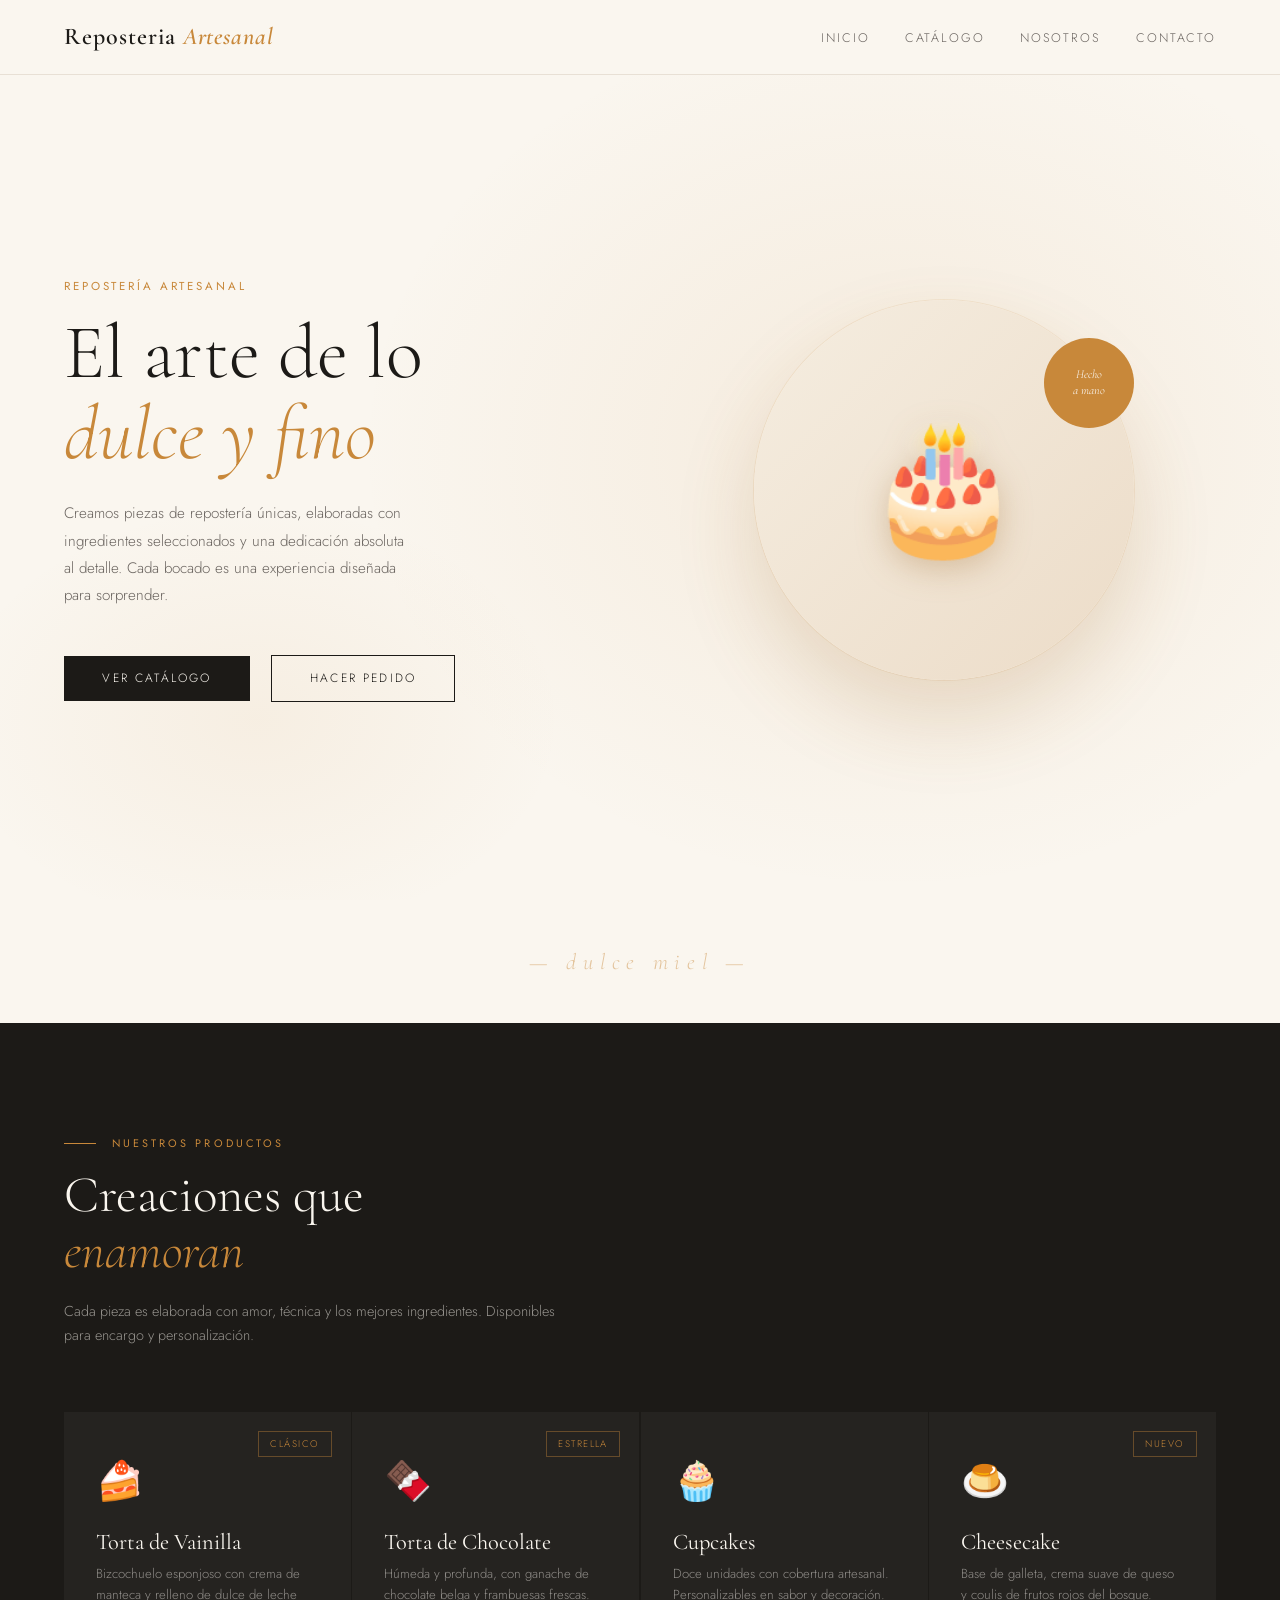
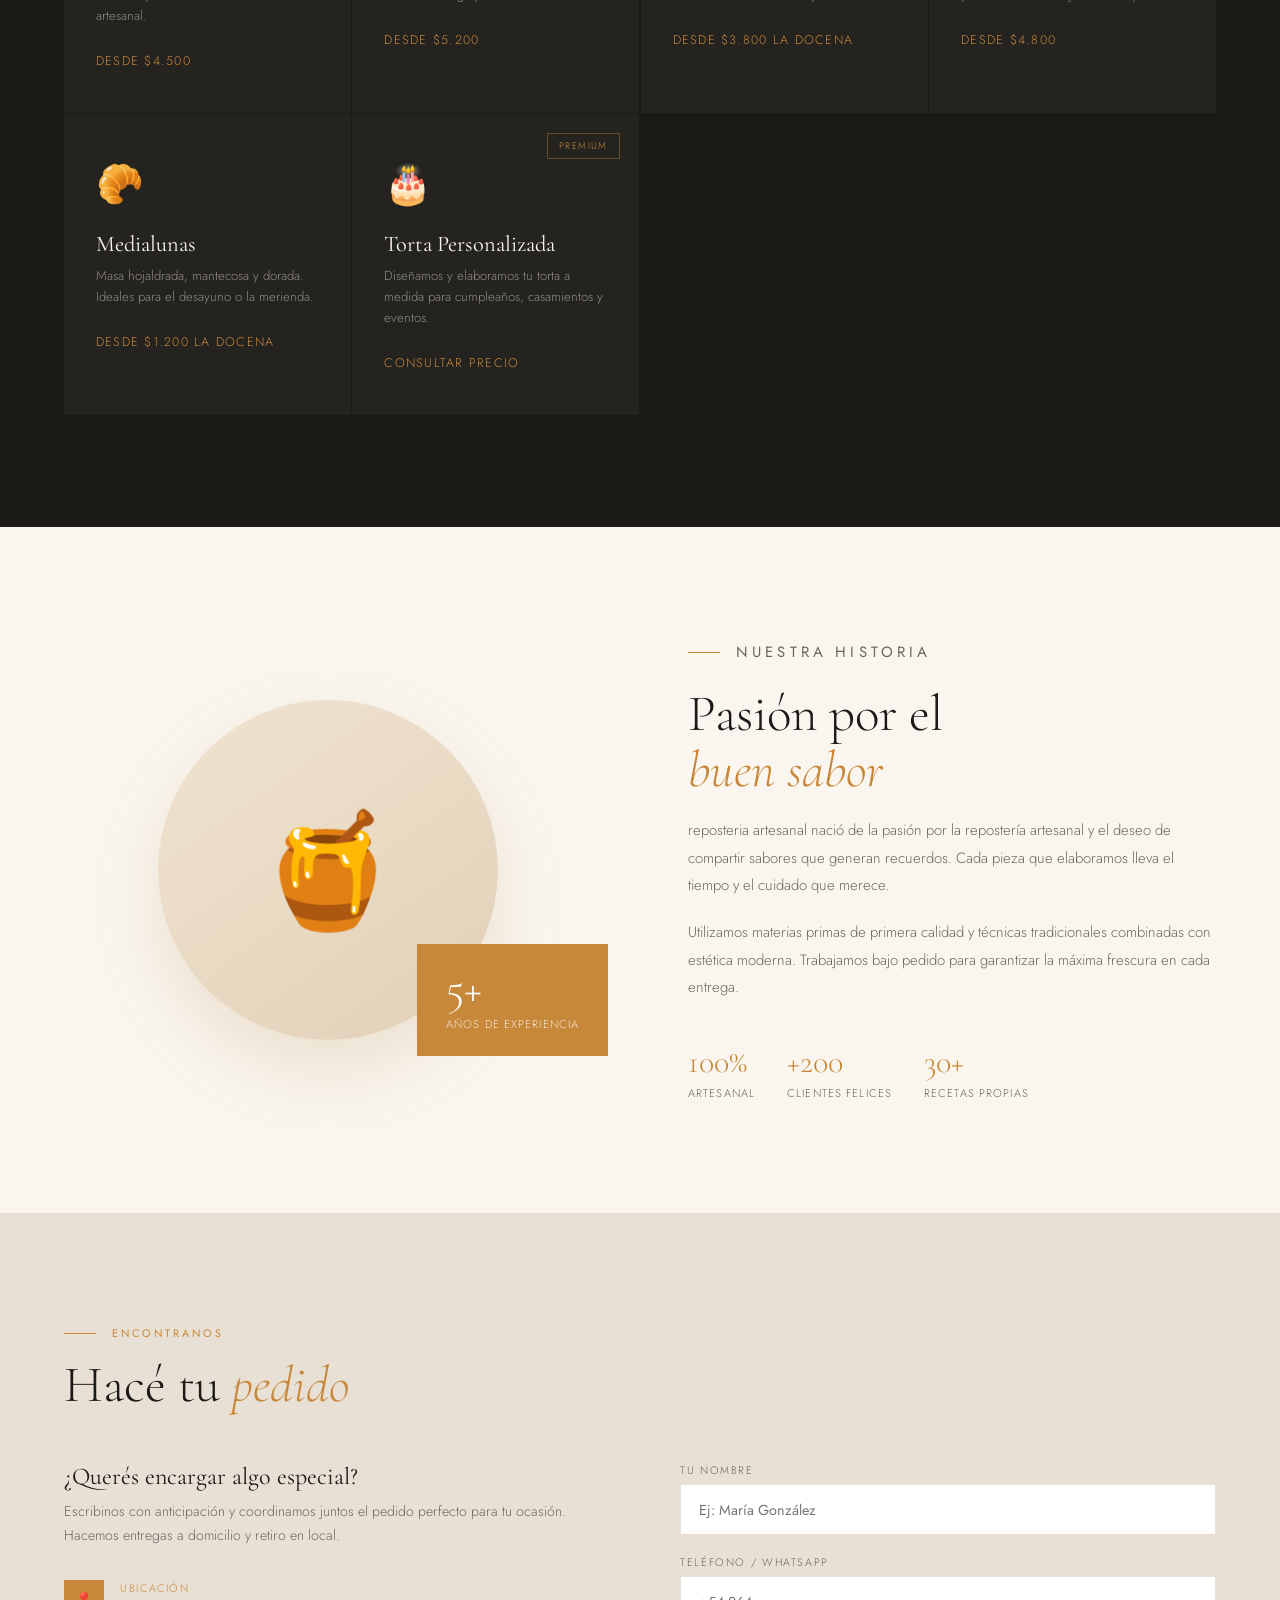
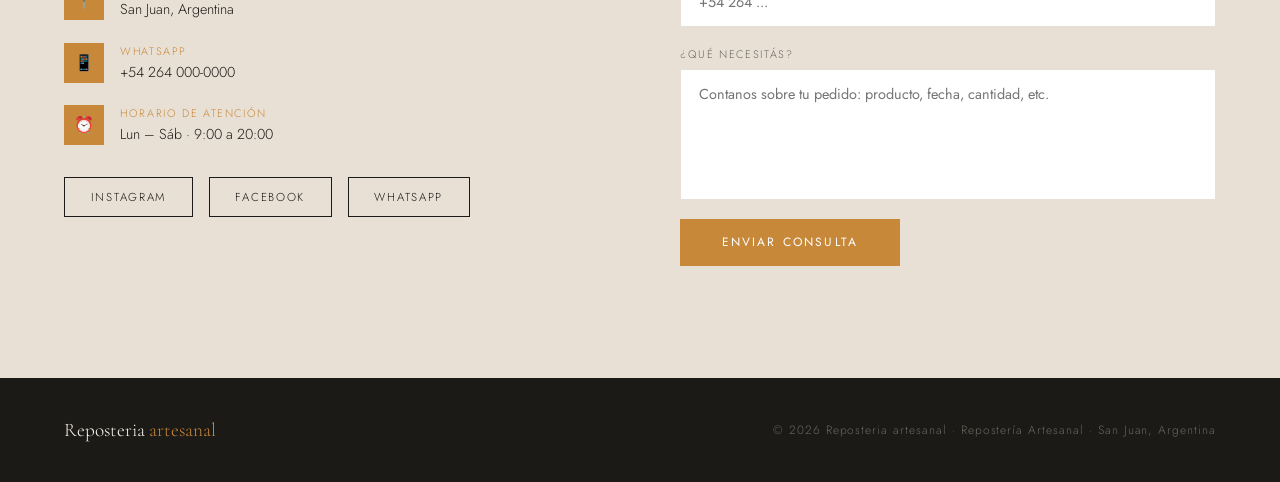
<file: practicas/pasteleria/index.html>
<!DOCTYPE html>
<html lang="es">
<head>
<meta charset="UTF-8" />
<meta name="viewport" content="width=device-width, initial-scale=1.0"/>
<title>Repostería artesanal</title>
<link href="https://fonts.googleapis.com/css2?family=Cormorant+Garamond:ital,wght@0,300;0,400;0,600;1,300;1,400&family=Jost:wght@200;300;400;500&display=swap" rel="stylesheet"/>
<link rel="stylesheet" href="style.css">
</head>
<body>

<!-- NAV -->
<nav>
    <a href="#inicio" class="nav-logo">Reposteria<span> Artesanal</span></a>
    <ul class="nav-links">
        <li><a href="#inicio">Inicio</a></li>
        <li><a href="#catalogo">Catálogo</a></li>
        <li><a href="#nosotros">Nosotros</a></li>
        <li><a href="#contacto">Contacto</a></li>
    </ul>
</nav>

<!-- HERO -->
<section id="inicio">
    <div class="hero-text">
        <p class="hero-eyebrow">Repostería Artesanal</p>
        <h1 class="hero-title">
        El arte de lo<br><em>dulce y fino</em>
        </h1>
        <p class="hero-sub">
        Creamos piezas de repostería únicas, elaboradas con ingredientes
        seleccionados y una dedicación absoluta al detalle. Cada bocado
        es una experiencia diseñada para sorprender.
        </p>
        <a href="#catalogo" class="btn">Ver catálogo</a>
        <a href="#contacto" class="btn btn-outline">Hacer pedido</a>
    </div>
    <div class="hero-visual">
        <div class="hero-cake">
            <span class="hero-cake-inner">🎂</span>
        <div class="hero-badge">Hecho<br>a mano</div>
    </div>
    </div>
</section>

<div class="divider">— dulce miel —</div>

<!-- CATÁLOGO -->
<section id="catalogo">
    <div class="catalog-header">
        <p class="section-label">Nuestros productos</p>
        <h2 class="section-title">Creaciones que<br><em>enamoran</em></h2>
        <p class="catalog-sub">Cada pieza es elaborada con amor, técnica y los mejores ingredientes. Disponibles para encargo y personalización.</p>
    </div>
    <div class="catalog-grid">
        <div class="card">
            <span class="card-tag">Clásico</span>
            <span class="card-emoji">🍰</span>
        <div class="card-name">Torta de Vainilla</div>
        <p class="card-desc">Bizcochuelo esponjoso con crema de manteca y relleno de dulce de leche artesanal.</p>
        <span class="card-price">Desde $4.500</span>
    </div>
    <div class="card">
        <span class="card-tag">Estrella</span>
        <span class="card-emoji">🍫</span>
        <div class="card-name">Torta de Chocolate</div>
        <p class="card-desc">Húmeda y profunda, con ganache de chocolate belga y frambuesas frescas.</p>
        <span class="card-price">Desde $5.200</span>
    </div>
    <div class="card">
        <span class="card-emoji">🧁</span>
        <div class="card-name">Cupcakes</div>
        <p class="card-desc">Doce unidades con cobertura artesanal. Personalizables en sabor y decoración.</p>
        <span class="card-price">Desde $3.800 la docena</span>
    </div>
    <div class="card">
        <span class="card-tag">Nuevo</span>
        <span class="card-emoji">🍮</span>
        <div class="card-name">Cheesecake</div>
        <p class="card-desc">Base de galleta, crema suave de queso y coulis de frutos rojos del bosque.</p>
        <span class="card-price">Desde $4.800</span>
    </div>
    <div class="card">
        <span class="card-emoji">🥐</span>
        <div class="card-name">Medialunas</div>
        <p class="card-desc">Masa hojaldrada, mantecosa y dorada. Ideales para el desayuno o la merienda.</p>
        <span class="card-price">Desde $1.200 la docena</span>
    </div>
    <div class="card">
        <span class="card-tag">Premium</span>
        <span class="card-emoji">🎂</span>
        <div class="card-name">Torta Personalizada</div>
        <p class="card-desc">Diseñamos y elaboramos tu torta a medida para cumpleaños, casamientos y eventos.</p>
        <span class="card-price">Consultar precio</span>
    </div>
    </div>
</section>

<!-- NOSOTROS -->
<section id="nosotros">
    <div class="about-visual">
    <div class="about-circle">🍯</div>
    <div class="about-stat-card">
        <span class="stat-num">5+</span>
        <span class="stat-label">años de experiencia</span>
    </div>
    </div>
    <div class="about-text">
        <p class="section-label">Nuestra historia</p>
        <h2 class="section-title">Pasión por el<br><em>buen sabor</em></h2>
        <p>
            reposteria artesanal nació de la pasión por la repostería artesanal y el deseo de compartir 
            sabores que generan recuerdos. Cada pieza que elaboramos lleva el tiempo y el cuidado que merece.
        </p>
        <p>
            Utilizamos materias primas de primera calidad y técnicas tradicionales combinadas
        con estética moderna. Trabajamos bajo pedido para garantizar la máxima frescura
        en cada entrega.
        </p>
    <div class="about-values">
        <div class="val-item">
            <span class="val-num">100%</span>
            <span class="val-label">Artesanal</span>
        </div>
        <div class="val-item">
            <span class="val-num">+200</span>
            <span class="val-label">Clientes felices</span>
        </div>
        <div class="val-item">
            <span class="val-num">30+</span>
            <span class="val-label">Recetas propias</span>
        </div>
        </div>
    </div>
</section>

<!-- CONTACTO -->
<section id="contacto">
    <p class="section-label">Encontranos</p>
    <h2 class="section-title">Hacé tu <em>pedido</em></h2>
    <div class="contact-grid">
    <div class="contact-info">
        <h3>¿Querés encargar algo especial?</h3>
        <p>Escribinos con anticipación y coordinamos juntos el pedido perfecto para tu ocasión. Hacemos entregas a domicilio y retiro en local.</p>
        <div class="contact-item">
        <div class="contact-icon">📍</div>
        <div class="contact-detail">
            <span>Ubicación</span>
            <span>San Juan, Argentina</span>
        </div>
        </div>
        <div class="contact-item">
        <div class="contact-icon">📱</div>
        <div class="contact-detail">
            <span>WhatsApp</span>
            <span>+54 264 000-0000</span>
        </div>
        </div>
        <div class="contact-item">
        <div class="contact-icon">⏰</div>
        <div class="contact-detail">
            <span>Horario de atención</span>
            <span>Lun – Sáb · 9:00 a 20:00</span>
        </div>
        </div>
        <div class="social-links">
            <a href="#" class="social-btn instagram">Instagram</a>
            <a href="#" class="social-btn facebook">Facebook</a>
            <a href="#" class="social-btn whatsapp">WhatsApp</a>
        </div>
    </div>
    <div class="contact-form">
        <div class="form-group">
            <label for="nombre">Tu nombre</label>
            <input type="text" id="nombre" placeholder="Ej: María González"/>
        </div>
        <div class="form-group">
            <label for="telefono">Teléfono / WhatsApp</label>
            <input type="text" id="telefono" placeholder="+54 264 ..."/>
        </div>
        <div class="form-group">
            <label for="mensaje">¿Qué necesitás?</label>
            <textarea id="mensaje" rows="5" placeholder="Contanos sobre tu pedido: producto, fecha, cantidad, etc."></textarea>
        </div>
        <button class="btn-submit" onclick="enviarWhatsApp()">Enviar consulta</button>
        </div>
    </div>
</section>

<!-- FOOTER -->
<footer>
    <div class="footer-logo">Reposteria<span> artesanal </span></div>
    <p>© 2026 Reposteria artesanal · Repostería Artesanal · San Juan, Argentina</p>
</footer>

</body>
</html>
</file>
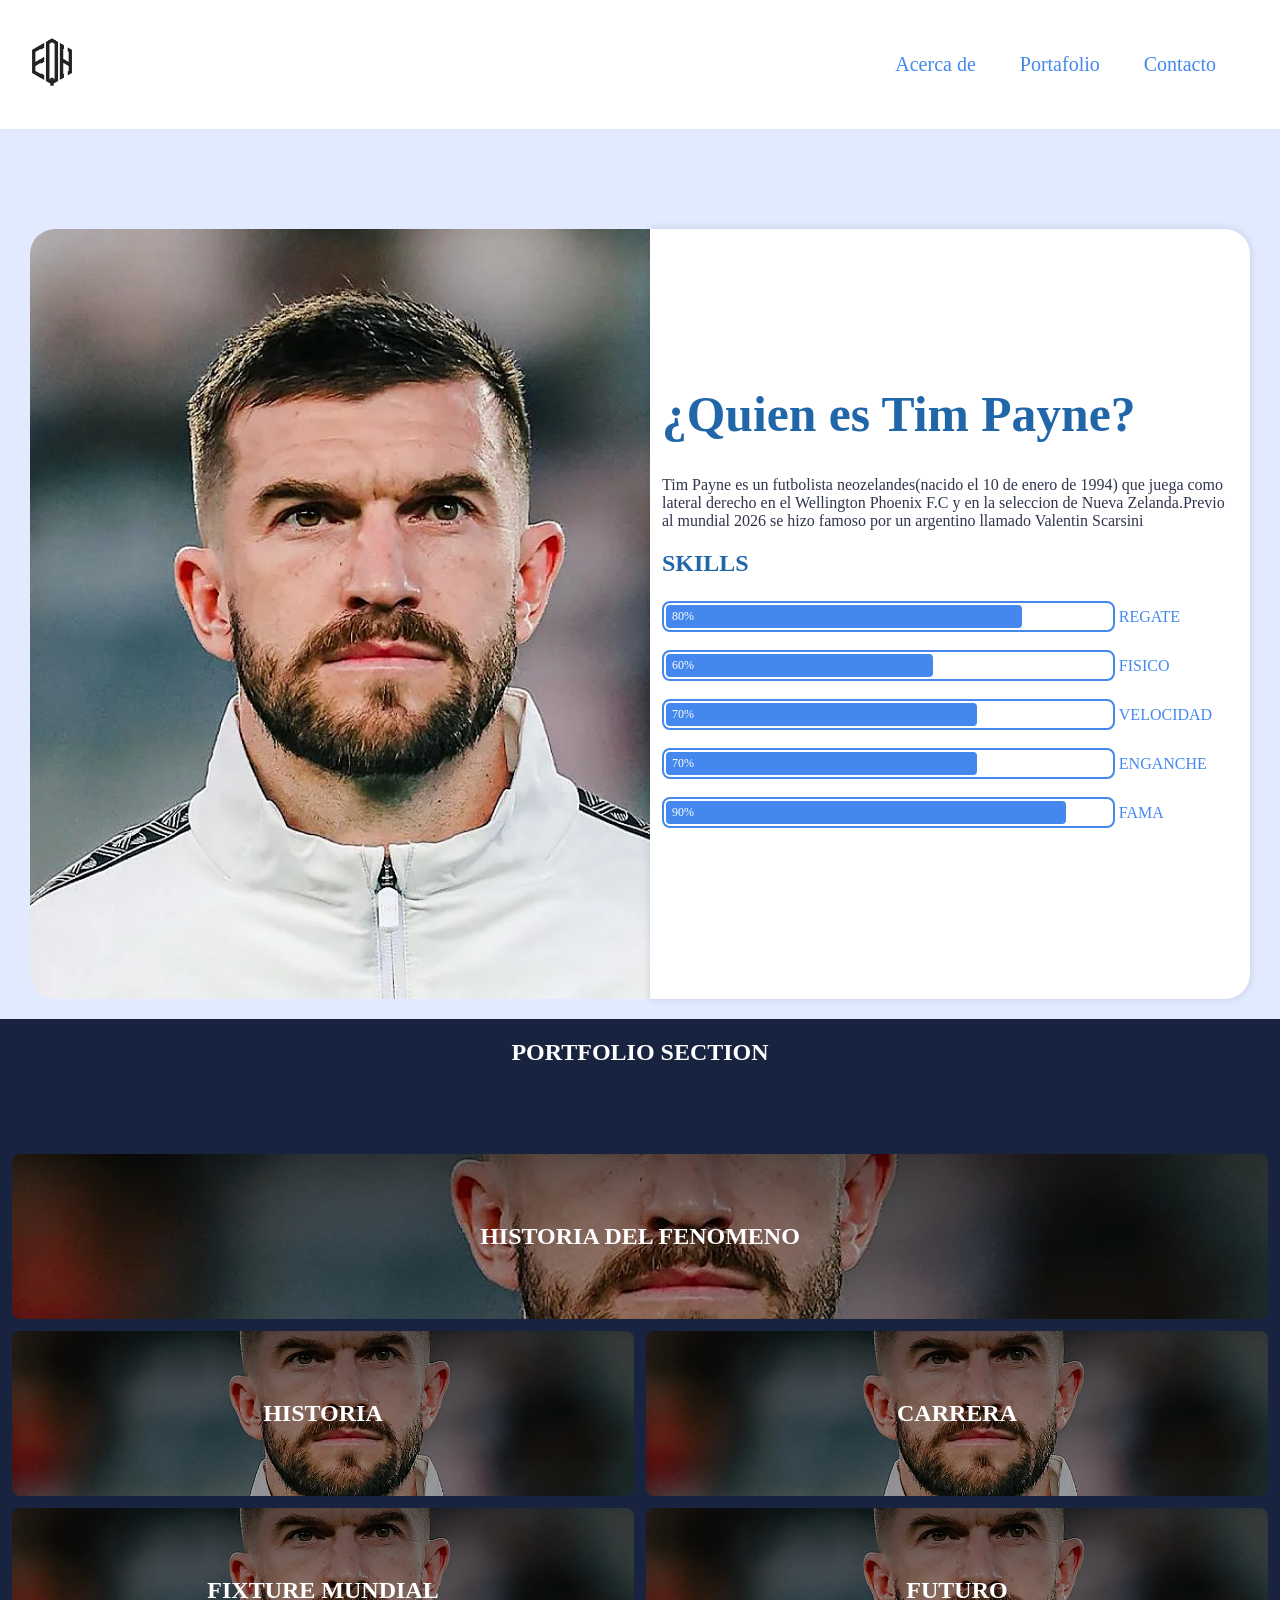
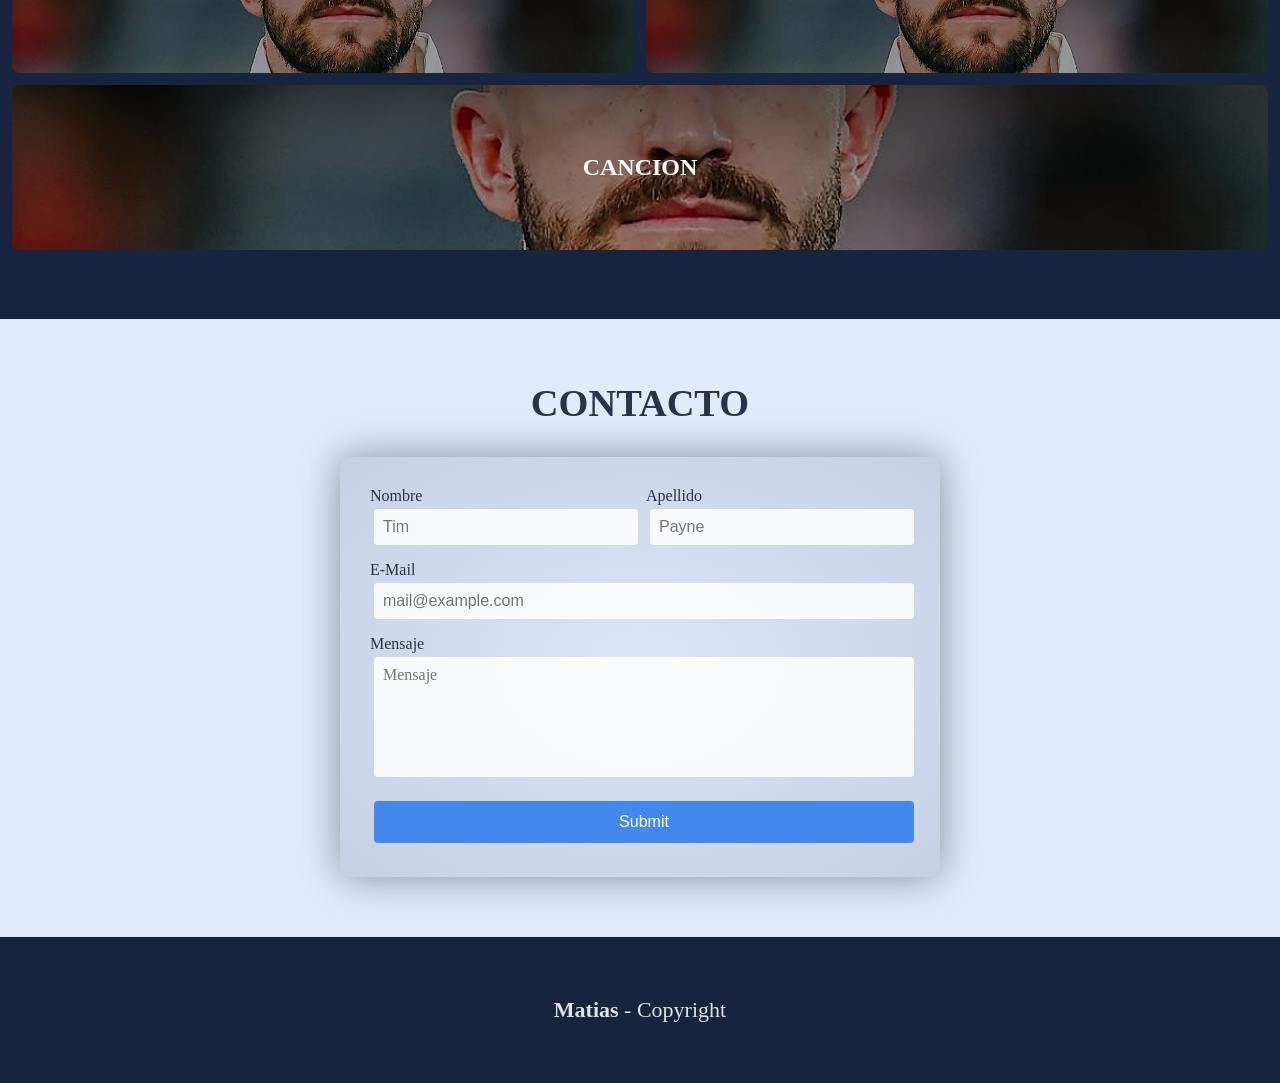
<file: practicas/tim/index.html>
<!DOCTYPE html>
<html lang="en">
<head>
    <meta charset="UTF-8">
    <meta name="viewport" content="width=device-width, initial-scale=1.0">
    <title>Tim Payne</title>
    <link rel="stylesheet" href="style.css">
    <link rel="icon" href="timpayne.webp">
<body>
    <header class="header">
        <input type="checkbox" class="header__checkbox" id="open-menu">
        <label for="open-menu" class="header__open-nav-button" role="button">=</label>
        <div class="header__logo-container">
            <img class="header__logo" src="logo.png">
        </div>
        <nav class="header__nav">
            <ul class="header__nav-list">
                <li class="header__nav-item"><a href="#profile">Acerca de</a></li>
                <li class="header__nav-item"><a href="#portfolio">Portafolio</a></li>
                <li class="header__nav-item"><a href="#contact">Contacto</a></li>
            </ul>
        </nav>
    </header>
    <main class="profile" id="profile">
        <div class="profile__wrapper">
            <div class="profile__img-container">
                <img src="timpayne.webp" class="profile__img">
            </div>
            <div class="profile__data-container">
                <div class="profile__data">
                    <div class="profile__description">
                        <h1>¿Quien es Tim Payne?</h1>
                        <p>Tim Payne es un futbolista neozelandes(nacido el 10 de enero de 1994) que juega como lateral derecho en el Wellington Phoenix F.C y en la seleccion de Nueva Zelanda.Previo al mundial 2026 se hizo famoso por un argentino llamado Valentin Scarsini
                        </p>
                    </div>
                    <div class="profile__skills-container">
                        <h2>SKILLS</h2>
                        <ul>
                            <li class="profile__skill">
                                <div class="load-bar">
                                    <div class="load-bar__bar bar--80">80%</div>
                                </div>
                                <span class="profile__skill-name">REGATE</span>
                            </li>
                            <li class="profile__skill">
                                <div class="load-bar">
                                    <div class="load-bar__bar bar--60">60%</div>
                                </div>
                                <span class="profile__skill-name">FISICO</span>
                            </li>
                            <li class="profile__skill">
                                <div class="load-bar">
                                    <div class="load-bar__bar bar--70">70%</div>
                                </div>
                                <span class="profile__skill-name">VELOCIDAD</span>
                            </li>
                            <li class="profile__skill">
                                <div class="load-bar">
                                    <div class="load-bar__bar bar--70">70%</div>
                                </div>
                                <span class="profile__skill-name">ENGANCHE</span>
                            </li>
                            <li class="profile__skill">
                                <div class="load-bar">
                                    <div class="load-bar__bar bar--90">90%</div>
                                </div>
                                <span class="profile__skill-name">FAMA</span>
                            </li>
                        </ul>
                    </div>
                </div>
            </div>
        </div>
    </main>
    <section class="portfolio" id="portfolio">
        <h2 class="porfolio__title">PORTFOLIO SECTION</h2>
        <div class="portfolio__project-container">
            <div class="portfolio__project">
                <h2 class="portfolio__project-name a">HISTORIA DEL FENOMENO</h2>
                <p>La vida del futbolista cambio poco antes del Mundial 2026. Pues el creador de contenido argentino Valentin Scarsini (@scarso) reviso a cada jugador de todas las selecciones del mundial y descubrio que Payne apenas contaba con 4700 seguidores, Scarso propuso a su comunidad apoyar al futbolista y hacerlo conocido, en menos de 72 horas, la comunidad inundo su cuenta de instagram con nuevos seguidores, lo que impulso su popularidad a nivel mundial, llegando hasta la fecha a mas de 5 millones de seguidores</p>
            </div>
            <div class="portfolio__project">
                <h2 class="portfolio__project-name">HISTORIA </h2>
                <p>De niño su familia queria que juegue rugby, pero el solo queria jugar la copa del mundo, con 15 años ya jugo un mundial sub17, lo ficha un club ingles Blackburn Rovers, teniendo lo necesario no llego a jugar y tuvo que volver a su pais, en pandemia lo multan por embriagarse y conducir carrito de golf junto a un amigo, en 2026 le llega la oportunidad de jugar el mundial siendo un desconocido, hasta que llega un creador de contenido que le cambia la vida y ahora todos estan apoyandolo en el mundial</p>
            </div>
            <div class="portfolio__project">
                <h2 class="portfolio__project-name">CARRERA</h2>
                <ul>
                    <li>Auckland city 2009-2010</li>
                    <li>Blackburn Rovers 2012-2015</li>
                    <li>Eastern Suburbs 2015-2019</li>
                    <li>Wellinghton Phoenix 2019-actualidad</li>
                </ul>
            </div>
            <div class="portfolio__project">
                <h2 class="portfolio__project-name">FIXTURE MUNDIAL</h2>
                <ul>
                    <li>Iran - Nueva Zelanda 15/6 10pm</li>
                    <li>Nueva Zelanda - Egipto 21/6 10pm</li>
                    <li>Nueva Zelanda - Belgica 27/6 12am</li>
                </ul>
            </div>
            <div class="portfolio__project">
                <h2 class="portfolio__project-name">FUTURO</h2>
                <p>el futuro de Tim Payne despues del mundial apunta al futbol argentino, luego de convertirse en un fenomeno viral antes del mundial, el defensor neozelandes esta en la mira de clubes como Deportivo Riestra</p>
            </div>
            <div class="portfolio__project">
                <h2 class="portfolio__project-name">CANCION</h2>
                <a href="https://youtu.be/5tOkAfcdgxo?si=7-FHrvd3jsYHqOrh"> cancion Tim Payne</a>
            </div>
        </div>
    </section>
    <section class="form" id="contact">
        <h2 class="form__title">CONTACTO</h2>
        <form class="form__form">
            <div class="form__input-container">
                <label>Nombre
                    <input type="text" placeholder="Tim">
                </label>
            </div>
            <div class="form__input-container">
                <label>Apellido
                    <input type="text" placeholder="Payne">
                </label>
            </div>
            <div class="form__input-container">
                <label>E-Mail
                    <input type="email" placeholder="mail@example.com">
                </label>
            </div>
            <div class="form__input-container">
                <label>Mensaje
                    <textarea placeholder="Mensaje"></textarea>
                </label>
            </div>
            <div class="form__input-container">
                <input type="submit">
            </div>
        </form>
    </section>
    <footer>
        <strong>Matias </strong>- Copyright
    </footer>
</body>
</html>
</file>
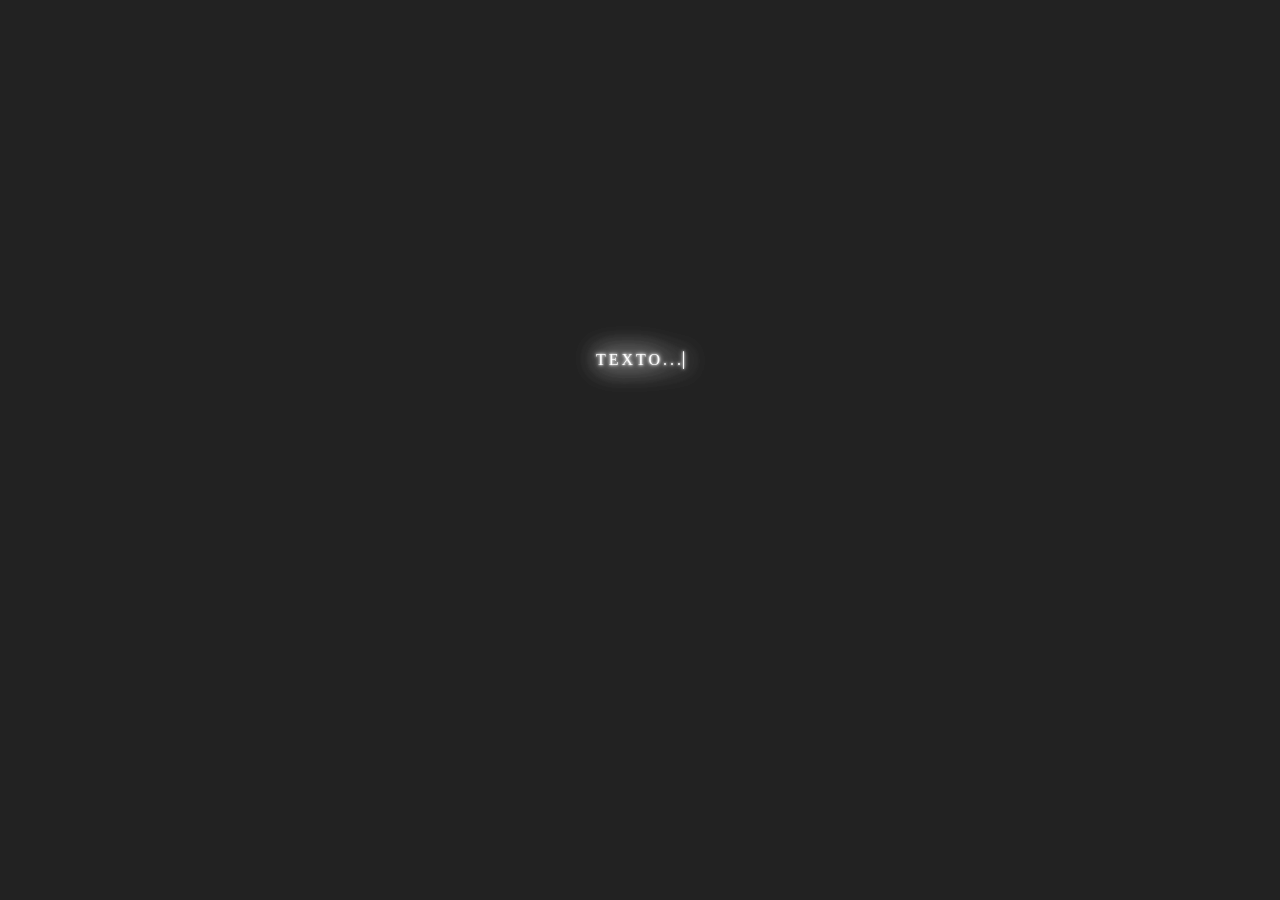
<file: practicas/animaciones/anitext.html>
<!DOCTYPE html>
<html lang="en">
<head>
    <meta charset="UTF-8">
    <meta name="viewport" content="width=device-width, initial-scale=1.0">
    <title>texto animado</title>
    <link rel="stylesheet" href="anitext.css">
</head>
<body>
    <div class="text-container">
        <p class="text">TEXTO...</p>
    </div>
</body>
</html>
</file>
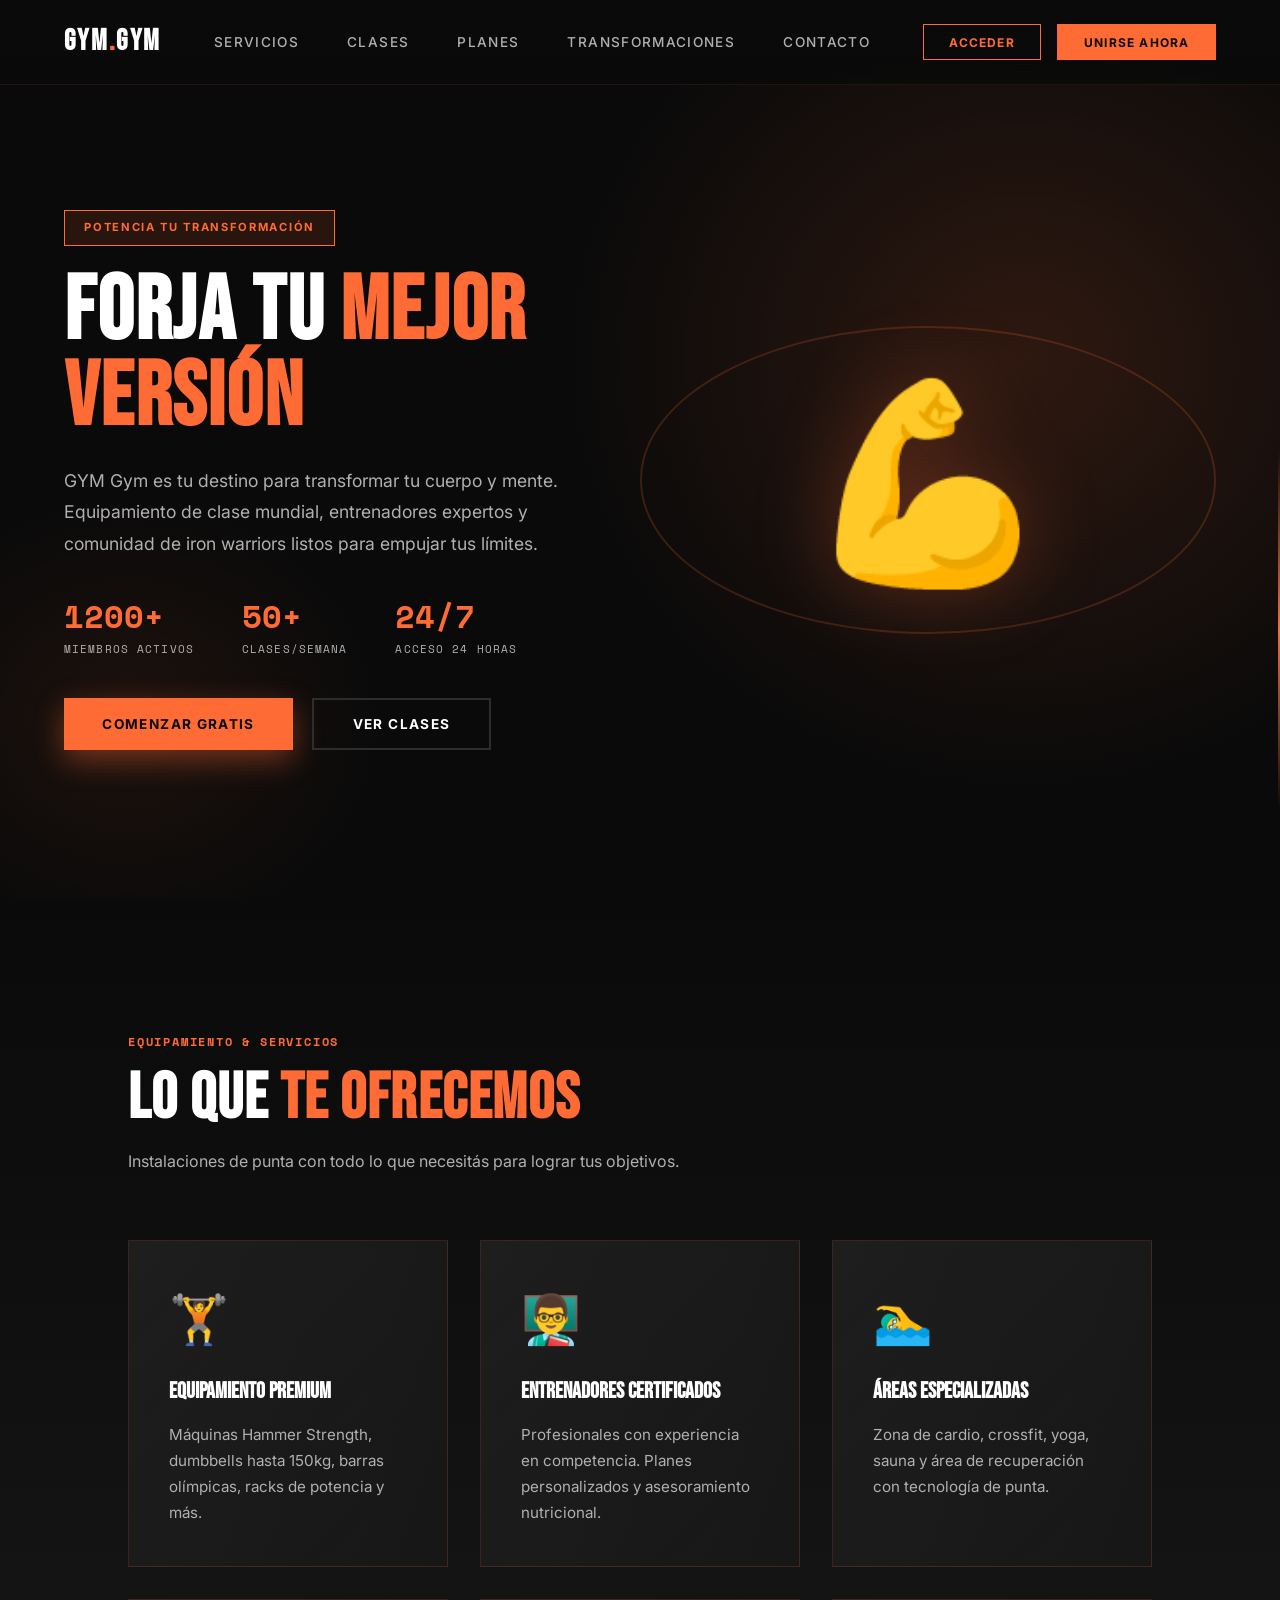
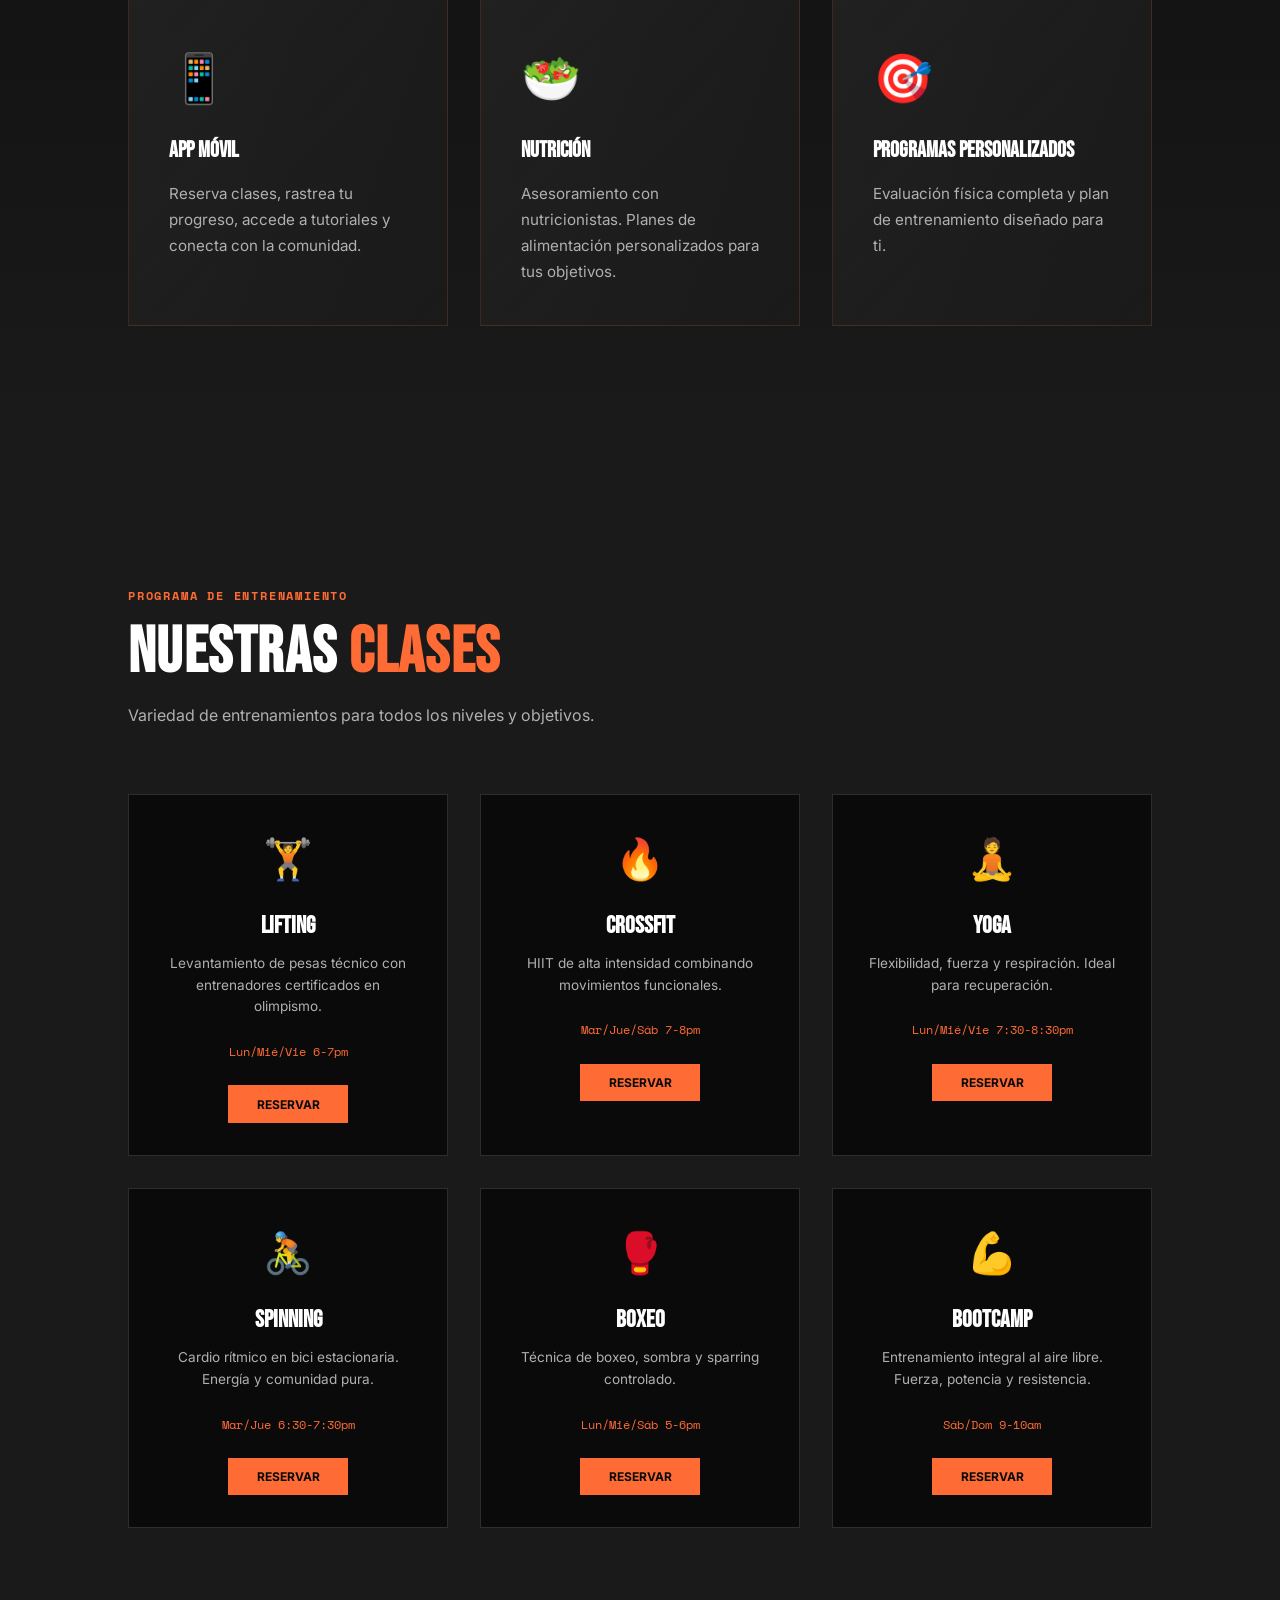
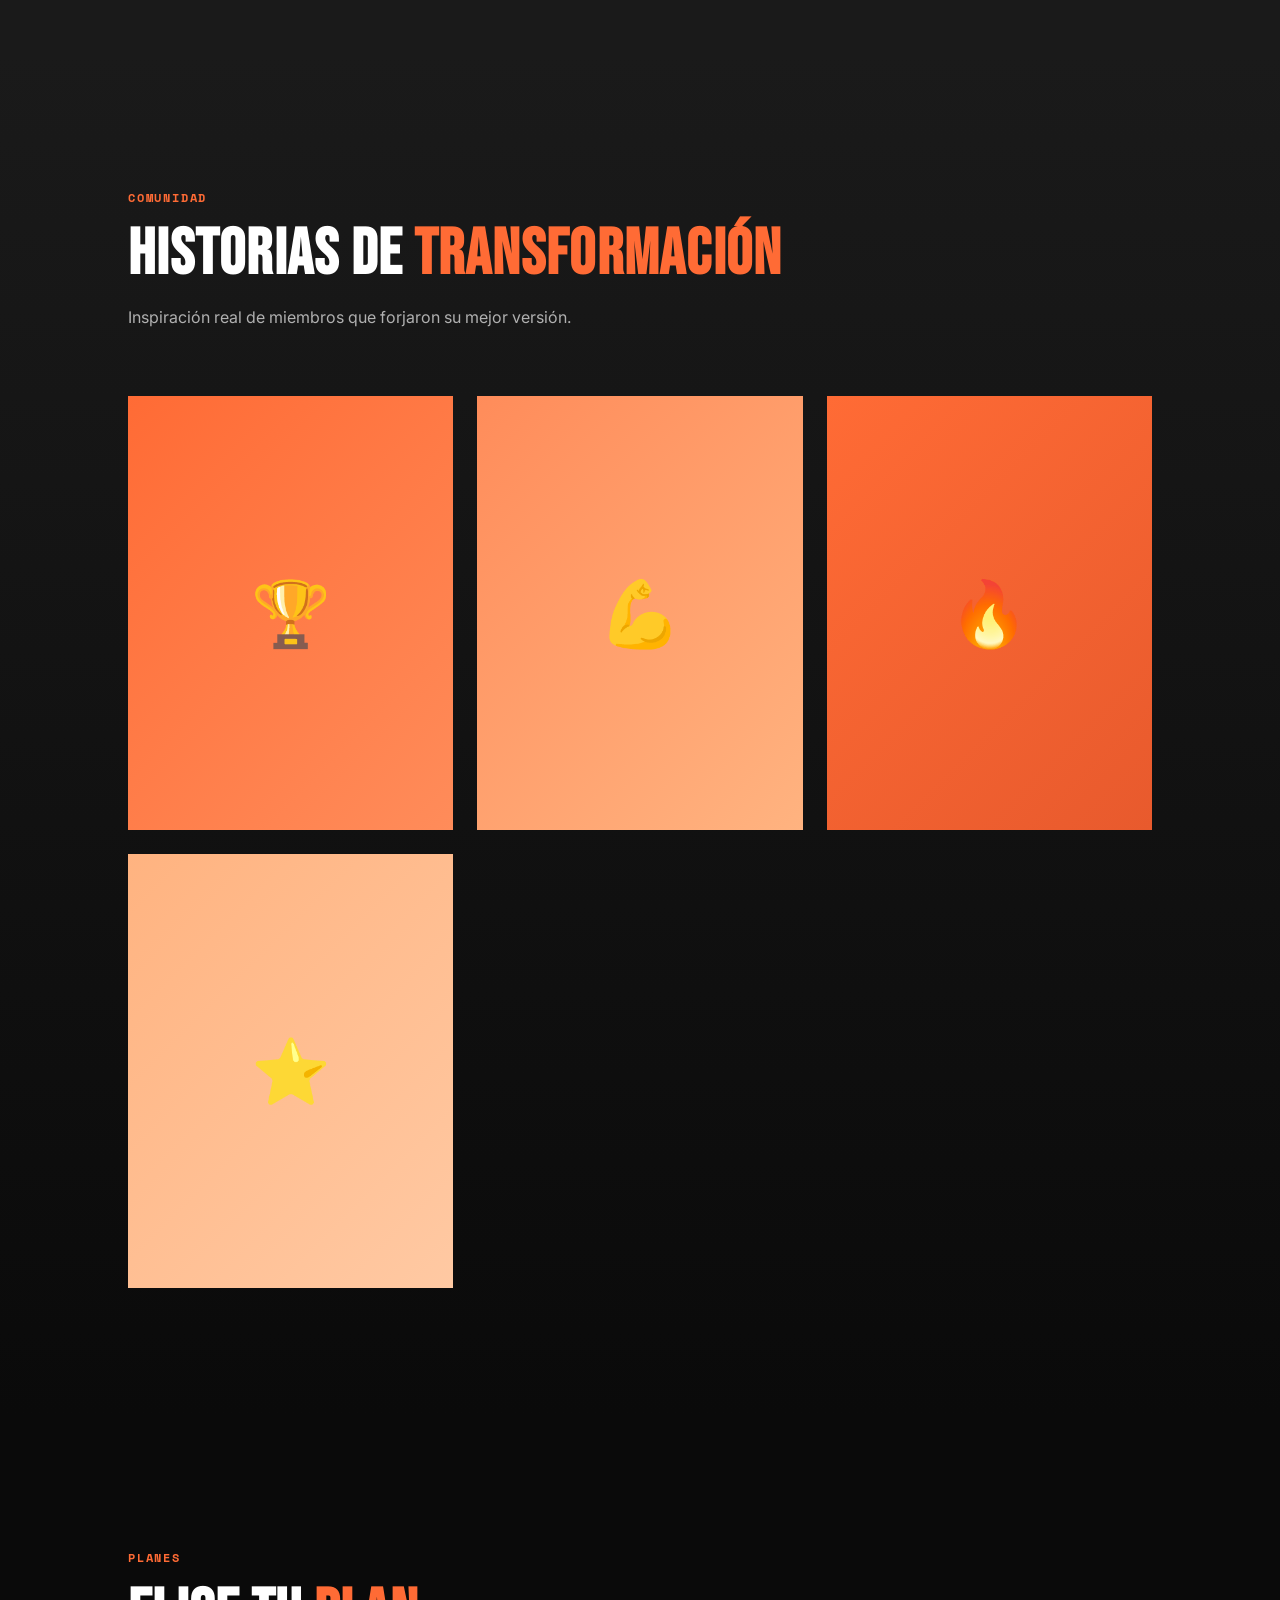
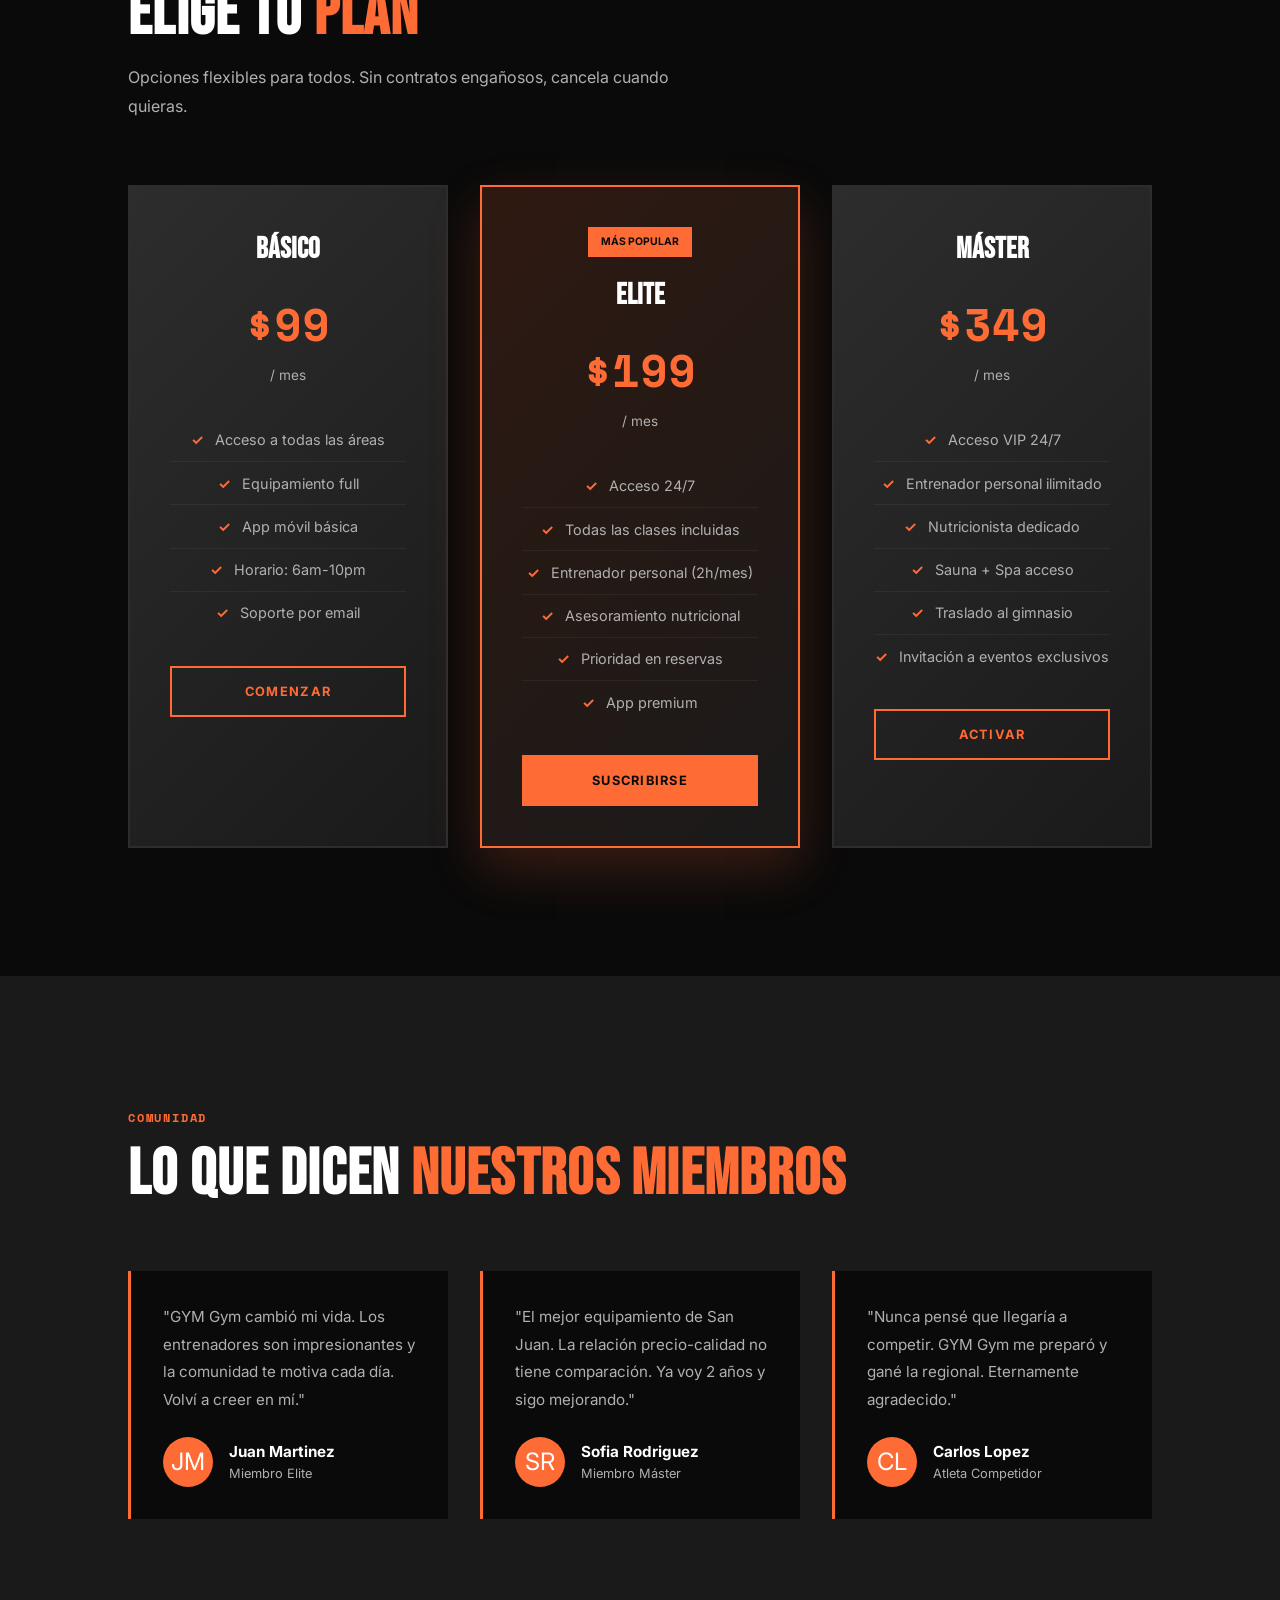
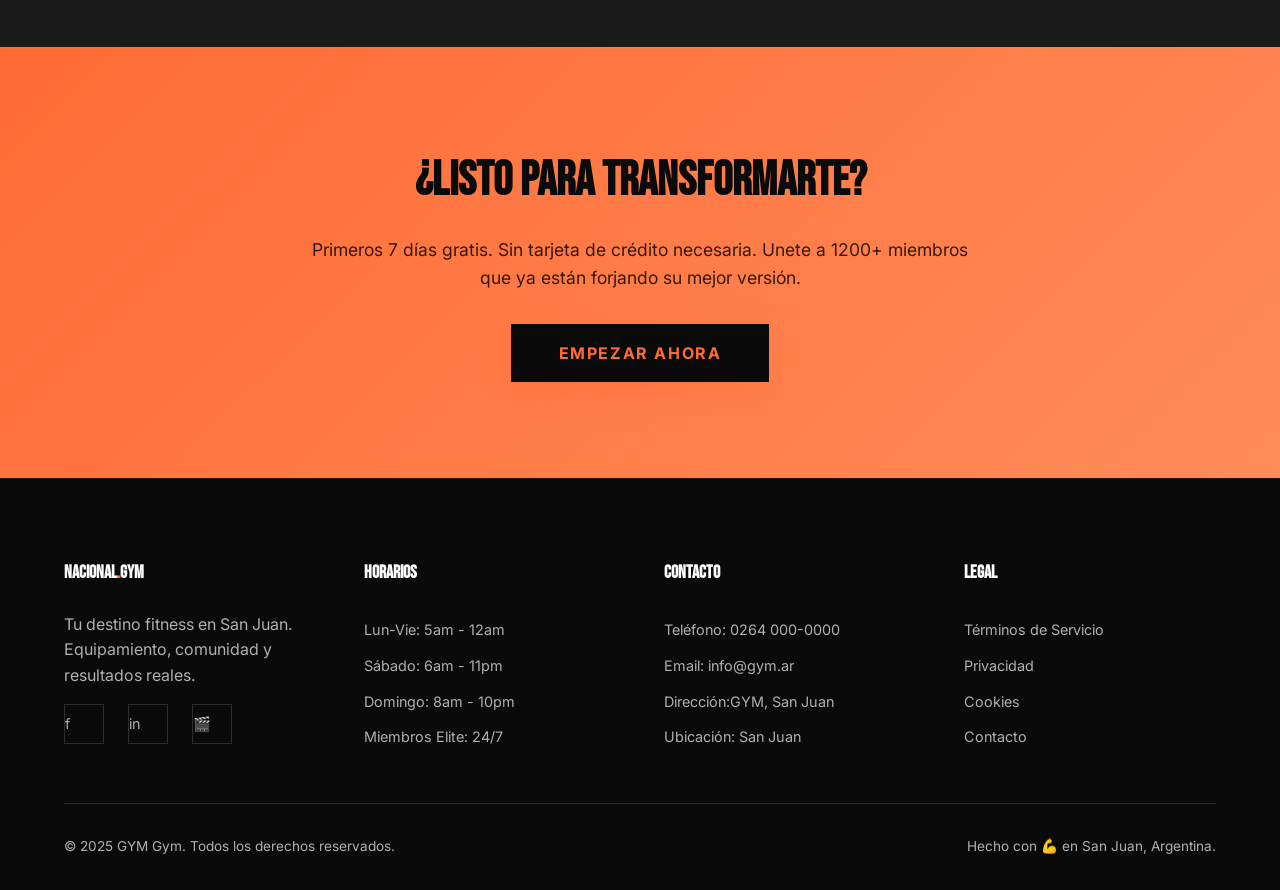
<file: practicas/gimnasio GYM/gym.html>
<!DOCTYPE html>
<html lang="es">
<head>
  <meta charset="UTF-8"/>
  <meta name="viewport" content="width=device-width, initial-scale=1.0"/>
  <title>Gym — Potencia Tu Transformación</title>
  <link href="https://fonts.googleapis.com/css2?family=Space+Mono:wght@400;700&family=Bebas+Neue&family=Inter:wght@200;300;400;500;600;700&display=swap" rel="stylesheet"/>
  <style>
    * { margin: 0; padding: 0; box-sizing: border-box; }
    :root {
      --negro: #0A0A0A;
      --gris-osc: #1A1A1A;
      --gris-med: #2D2D2D;
      --naranja: #FF6B35;
      --naranja-claro: #FF8C5A;
      --blanco: #FFFFFF;
      --gris: #B0B0B0;
      --font-display: 'Bebas Neue', sans-serif;
      --font-body: 'Inter', sans-serif;
      --font-mono: 'Space Mono', monospace;
    }

    html { scroll-behavior: smooth; }
    body {
      background: var(--negro);
      color: var(--blanco);
      font-family: var(--font-body);
      font-weight: 400;
      overflow-x: hidden;
      line-height: 1.6;
    }

    /* ── UTILIDADES ── */
    .container { max-width: 1280px; margin: 0 auto; padding: 0 5vw; }
    button { border: none; cursor: pointer; font-family: var(--font-body); }
    input, textarea, select { font-family: var(--font-body); }

    /* ── NAV PRINCIPAL ── */
    nav {
      position: fixed; top: 0; left: 0; right: 0; z-index: 1000;
      display: flex; align-items: center; justify-content: space-between;
      padding: 1.2rem 5vw;
      background: linear-gradient(180deg, rgba(10,10,10,.98) 0%, rgba(10,10,10,.92) 100%);
      backdrop-filter: blur(10px);
      border-bottom: 1px solid rgba(255,107,53,.1);
      animation: slideDown .6s ease both;
    }
    .logo {
      font-family: var(--font-display);
      font-size: 1.8rem; letter-spacing: .08em;
      text-transform: uppercase; font-weight: 700;
      color: var(--blanco);
    }
    .logo span { color: var(--naranja); }
    .nav-menu {
      display: flex; gap: 3rem; list-style: none;
    }
    .nav-menu a {
      font-size: .85rem; text-transform: uppercase; letter-spacing: .1em;
      color: var(--gris); text-decoration: none; font-weight: 500;
      transition: color .3s, text-shadow .3s;
    }
    .nav-menu a:hover {
      color: var(--naranja);
      text-shadow: 0 0 10px rgba(255,107,53,.5);
    }
    .nav-actions { display: flex; gap: 1rem; }
    .btn-nav {
      padding: .6rem 1.6rem;
      background: transparent;
      color: var(--naranja);
      border: 1px solid var(--naranja);
      font-size: .75rem; font-weight: 700; text-transform: uppercase;
      letter-spacing: .1em;
      transition: all .3s;
    }
    .btn-nav:hover {
      background: var(--naranja);
      color: var(--negro);
      box-shadow: 0 0 20px rgba(255,107,53,.5);
    }
    .btn-nav.primary {
      background: var(--naranja);
      color: var(--negro);
      border-color: var(--naranja);
    }
    .btn-nav.primary:hover {
      background: var(--naranja-claro);
      border-color: var(--naranja-claro);
      box-shadow: 0 0 30px rgba(255,107,53,.7);
    }

    /* ── HERO ── */
    #hero {
      min-height: 100vh;
      display: grid; grid-template-columns: 1fr 1fr;
      align-items: center;
      padding: 120px 5vw 60px;
      position: relative;
      overflow: hidden;
    }
    #hero::before {
      content: '';
      position: absolute; inset: 0;
      background:
        radial-gradient(ellipse 60% 80% at 80% 40%, rgba(255,107,53,.15) 0%, transparent 60%),
        radial-gradient(ellipse 40% 50% at 10% 80%, rgba(255,107,53,.08) 0%, transparent 50%);
      pointer-events: none;
    }
    #hero::after {
      content: '';
      position: absolute; top: 50%; right: 0;
      width: 2px; height: 40%;
      background: linear-gradient(180deg, transparent, var(--naranja), transparent);
    }

    .hero-text { z-index: 2; animation: fadeUpStagger 1s ease .1s both; }
    .hero-label {
      display: inline-block;
      padding: .5rem 1.2rem;
      background: rgba(255,107,53,.12);
      border: 1px solid var(--naranja);
      color: var(--naranja);
      font-size: .7rem; font-weight: 700; text-transform: uppercase;
      letter-spacing: .15em;
      margin-bottom: 1.5rem;
      border-radius: 0;
    }
    .hero-title {
      font-family: var(--font-display);
      font-size: clamp(3.2rem, 7vw, 7rem);
      line-height: .95;
      letter-spacing: .02em;
      text-transform: uppercase;
      margin-bottom: 1.5rem;
      color: var(--blanco);
    }
    .hero-title .highlight { color: var(--naranja); }
    .hero-sub {
      font-size: 1.1rem; line-height: 1.8;
      color: var(--gris); max-width: 50ch;
      margin-bottom: 2.5rem;
    }
    .hero-stats {
      display: flex; gap: 3rem; margin-bottom: 2.5rem;
      font-family: var(--font-mono);
    }
    .stat {
      display: flex; flex-direction: column;
    }
    .stat-num {
      font-size: 2rem; font-weight: 700; color: var(--naranja);
      line-height: 1;
    }
    .stat-label {
      font-size: .7rem; color: var(--gris); text-transform: uppercase;
      letter-spacing: .1em; margin-top: .5rem;
    }
    .hero-buttons {
      display: flex; gap: 1.2rem; flex-wrap: wrap;
    }
    .btn-hero {
      padding: 1rem 2.4rem;
      font-size: .85rem; font-weight: 700; text-transform: uppercase;
      letter-spacing: .1em;
      transition: all .3s;
      border-radius: 0;
    }
    .btn-hero.cta {
      background: var(--naranja);
      color: var(--negro);
      box-shadow: 0 10px 30px rgba(255,107,53,.4);
    }
    .btn-hero.cta:hover {
      transform: translateY(-3px);
      box-shadow: 0 15px 40px rgba(255,107,53,.6);
    }
    .btn-hero.outline {
      background: transparent;
      color: var(--blanco);
      border: 2px solid var(--gris-med);
    }
    .btn-hero.outline:hover {
      border-color: var(--naranja);
      color: var(--naranja);
    }

    .hero-visual {
      position: relative;
      display: flex; align-items: center; justify-content: center;
      animation: fadeUpStagger 1s ease .3s both;
    }
    .gym-icon {
      font-size: 15vw;
      filter: drop-shadow(0 0 40px rgba(255,107,53,.3));
      animation: float 4s ease-in-out infinite;
    }
    .circle-accent {
      position: absolute; width: 100%; height: 100%;
      border: 2px solid rgba(255,107,53,.2);
      border-radius: 50%;
      animation: rotate 20s linear infinite;
    }

    /* ── SECCIONES ── */
    section {
      padding: 8rem 5vw;
      position: relative;
    }
    .sec-label {
      display: inline-block;
      font-family: var(--font-mono);
      font-size: .75rem; font-weight: 700;
      text-transform: uppercase;
      color: var(--naranja);
      letter-spacing: .15em;
      margin-bottom: 1rem;
    }
    .sec-title {
      font-family: var(--font-display);
      font-size: clamp(2.2rem, 5vw, 4rem);
      line-height: 1; letter-spacing: .02em;
      text-transform: uppercase;
      margin-bottom: 1rem;
      color: var(--blanco);
    }
    .sec-title .highlight { color: var(--naranja); }
    .sec-desc {
      font-size: 1rem; color: var(--gris);
      max-width: 60ch; line-height: 1.8;
    }

    /* ── SERVICIOS ── */
    #servicios {
      background: linear-gradient(180deg, var(--negro) 0%, #1a1a1a 100%);
    }
    .servicios-grid {
      display: grid;
      grid-template-columns: repeat(auto-fit, minmax(300px, 1fr));
      gap: 2rem;
      margin-top: 4rem;
    }
    .service-card {
      background: linear-gradient(135deg, rgba(45,45,45,.5) 0%, rgba(30,30,30,.3) 100%);
      border: 1px solid rgba(255,107,53,.15);
      padding: 2.5rem;
      position: relative;
      overflow: hidden;
      transition: all .3s;
    }
    .service-card::before {
      content: '';
      position: absolute; top: 0; left: 0;
      width: 100%; height: 2px;
      background: var(--naranja);
      transform: scaleX(0);
      transform-origin: left;
      transition: transform .4s ease;
    }
    .service-card:hover {
      border-color: var(--naranja);
      background: linear-gradient(135deg, rgba(255,107,53,.08) 0%, rgba(30,30,30,.3) 100%);
      transform: translateY(-8px);
      box-shadow: 0 15px 40px rgba(255,107,53,.2);
    }
    .service-card:hover::before { transform: scaleX(1); }
    .service-icon {
      font-size: 3rem;
      margin-bottom: 1rem;
    }
    .service-name {
      font-family: var(--font-display);
      font-size: 1.4rem; font-weight: 700;
      text-transform: uppercase;
      margin-bottom: .8rem;
    }
    .service-desc {
      font-size: .95rem; color: var(--gris); line-height: 1.7;
    }

    /* ── CLASES ── */
    #clases {
      background: var(--gris-osc);
    }
    .clases-grid {
      display: grid;
      grid-template-columns: repeat(auto-fit, minmax(280px, 1fr));
      gap: 2rem;
      margin-top: 4rem;
    }
    .clase-card {
      background: var(--negro);
      border: 1px solid var(--gris-med);
      padding: 2rem;
      text-align: center;
      transition: all .3s;
      position: relative;
      overflow: hidden;
    }
    .clase-card::after {
      content: '';
      position: absolute; bottom: 0; left: 0; right: 0;
      height: 3px;
      background: var(--naranja);
      transform: scaleX(0);
      transform-origin: left;
      transition: transform .4s ease;
    }
    .clase-card:hover {
      transform: translateY(-8px);
      border-color: var(--naranja);
      background: linear-gradient(135deg, rgba(255,107,53,.05) 0%, var(--negro) 100%);
      box-shadow: 0 10px 30px rgba(255,107,53,.15);
    }
    .clase-card:hover::after { transform: scaleX(1); }
    .clase-emoji {
      font-size: 2.5rem;
      margin-bottom: 1rem;
    }
    .clase-name {
      font-family: var(--font-display);
      font-size: 1.5rem; font-weight: 700;
      text-transform: uppercase;
      margin-bottom: .5rem;
    }
    .clase-info {
      font-size: .85rem; color: var(--gris);
      margin-bottom: 1.5rem;
      line-height: 1.6;
    }
    .clase-horarios {
      font-family: var(--font-mono);
      font-size: .75rem;
      color: var(--naranja);
      margin-bottom: 1.5rem;
    }
    .btn-clase {
      padding: .7rem 1.8rem;
      background: var(--naranja);
      color: var(--negro);
      font-weight: 700;
      font-size: .75rem;
      text-transform: uppercase;
      transition: all .3s;
    }
    .btn-clase:hover {
      background: var(--naranja-claro);
      transform: translateY(-2px);
      box-shadow: 0 8px 20px rgba(255,107,53,.3);
    }

    /* ── TRANSFORMACIONES ── */
    #transformaciones {
      background: linear-gradient(180deg, var(--gris-osc) 0%, var(--negro) 100%);
    }
    .galeria-grid {
      display: grid;
      grid-template-columns: repeat(auto-fit, minmax(250px, 1fr));
      gap: 1.5rem;
      margin-top: 4rem;
    }
    .galeria-item {
      position: relative;
      overflow: hidden;
      aspect-ratio: 3/4;
      background: var(--gris-med);
      cursor: pointer;
      group;
    }
    .galeria-item img {
      width: 100%; height: 100%;
      object-fit: cover;
      transition: transform .4s ease;
    }
    .galeria-item:hover img { transform: scale(1.05); }
    .galeria-overlay {
      position: absolute; inset: 0;
      background: linear-gradient(180deg, transparent 0%, rgba(10,10,10,.9) 100%);
      display: flex; flex-direction: column;
      justify-content: flex-end;
      padding: 2rem;
      opacity: 0;
      transition: opacity .3s;
    }
    .galeria-item:hover .galeria-overlay { opacity: 1; }
    .galeria-name {
      font-family: var(--font-display);
      font-size: 1.3rem; font-weight: 700;
      text-transform: uppercase;
      margin-bottom: .3rem;
    }
    .galeria-desc {
      font-size: .85rem; color: var(--gris);
    }

    /* ── PRICING ── */
    #pricing {
      background: var(--negro);
    }
    .pricing-grid {
      display: grid;
      grid-template-columns: repeat(auto-fit, minmax(280px, 1fr));
      gap: 2rem;
      margin-top: 4rem;
    }
    .pricing-card {
      background: linear-gradient(135deg, var(--gris-med) 0%, var(--gris-osc) 100%);
      border: 2px solid var(--gris-med);
      padding: 2.5rem;
      text-align: center;
      position: relative;
      transition: all .3s;
    }
    .pricing-card.featured {
      border-color: var(--naranja);
      background: linear-gradient(135deg, rgba(255,107,53,.15) 0%, var(--gris-osc) 100%);
      transform: scale(1.05);
      box-shadow: 0 20px 50px rgba(255,107,53,.2);
    }
    .pricing-badge {
      display: inline-block;
      padding: .4rem .8rem;
      background: var(--naranja);
      color: var(--negro);
      font-size: .65rem; font-weight: 700;
      text-transform: uppercase;
      margin-bottom: 1rem;
    }
    .pricing-name {
      font-family: var(--font-display);
      font-size: 1.8rem; font-weight: 700;
      text-transform: uppercase;
      margin-bottom: 1rem;
    }
    .pricing-value {
      font-family: var(--font-mono);
      font-size: 2.8rem; font-weight: 700;
      color: var(--naranja);
      margin-bottom: .3rem;
    }
    .pricing-period {
      font-size: .85rem; color: var(--gris);
      margin-bottom: 2rem;
    }
    .pricing-features {
      list-style: none;
      margin-bottom: 2rem;
      font-size: .9rem;
    }
    .pricing-features li {
      padding: .6rem 0;
      border-bottom: 1px solid rgba(255,255,255,.05);
      color: var(--gris);
    }
    .pricing-features li:last-child { border-bottom: none; }
    .pricing-features li::before {
      content: '✓ ';
      color: var(--naranja);
      font-weight: 700;
      margin-right: .5rem;
    }
    .btn-pricing {
      width: 100%;
      padding: 1rem;
      background: transparent;
      color: var(--naranja);
      border: 2px solid var(--naranja);
      font-weight: 700;
      text-transform: uppercase;
      font-size: .8rem;
      letter-spacing: .1em;
      transition: all .3s;
    }
    .pricing-card.featured .btn-pricing {
      background: var(--naranja);
      color: var(--negro);
    }
    .btn-pricing:hover {
      background: var(--naranja);
      color: var(--negro);
      box-shadow: 0 10px 25px rgba(255,107,53,.4);
    }

    /* ── TESTIMONIOS ── */
    #testimonios {
      background: var(--gris-osc);
    }
    .testimonios-grid {
      display: grid;
      grid-template-columns: repeat(auto-fit, minmax(300px, 1fr));
      gap: 2rem;
      margin-top: 4rem;
    }
    .testimonio-card {
      background: var(--negro);
      border-left: 3px solid var(--naranja);
      padding: 2rem;
      position: relative;
    }
    .testimonio-text {
      font-size: .95rem; color: var(--gris); line-height: 1.8;
      margin-bottom: 1.5rem;
    }
    .testimonio-autor {
      display: flex; align-items: center; gap: 1rem;
    }
    .testimonio-avatar {
      width: 50px; height: 50px;
      border-radius: 50%;
      background: var(--naranja);
      display: flex; align-items: center; justify-content: center;
      font-size: 1.5rem;
    }
    .testimonio-info {
      display: flex; flex-direction: column;
    }
    .testimonio-nombre {
      font-weight: 700;
      font-size: .95rem;
    }
    .testimonio-rol {
      font-size: .8rem; color: var(--gris);
    }

    /* ── FOOTER ── */
    footer {
      background: var(--negro);
      border-top: 1px solid rgba(255,107,53,.1);
      padding: 5rem 5vw 2rem;
    }
    .footer-content {
      display: grid;
      grid-template-columns: repeat(auto-fit, minmax(250px, 1fr));
      gap: 3rem;
      margin-bottom: 3rem;
    }
    .footer-section h4 {
      font-family: var(--font-display);
      font-size: 1.1rem; text-transform: uppercase;
      margin-bottom: 1.5rem;
      color: var(--blanco);
    }
    .footer-section ul {
      list-style: none;
    }
    .footer-section a {
      color: var(--gris);
      text-decoration: none;
      font-size: .9rem;
      display: block;
      padding: .4rem 0;
      transition: color .3s;
    }
    .footer-section a:hover { color: var(--naranja); }
    .footer-bottom {
      border-top: 1px solid var(--gris-med);
      padding-top: 2rem;
      display: flex; justify-content: space-between;
      align-items: center;
      flex-wrap: wrap;
      gap: 2rem;
    }
    .footer-bottom p {
      font-size: .85rem; color: var(--gris);
    }
    .footer-socials {
      display: flex; gap: 1.5rem;
    }
    .social-link {
      width: 40px; height: 40px;
      border: 1px solid var(--gris-med);
      display: flex; align-items: center; justify-content: center;
      color: var(--gris);
      text-decoration: none;
      transition: all .3s;
    }
    .social-link:hover {
      border-color: var(--naranja);
      color: var(--naranja);
      background: rgba(255,107,53,.1);
    }

    /* ── MODAL LOGIN ── */
    #loginModal {
      display: none;
      position: fixed; inset: 0; z-index: 9999;
      background: rgba(0,0,0,.9);
      backdrop-filter: blur(5px);
      align-items: center; justify-content: center;
      animation: fadeIn .3s ease;
    }
    #loginModal.active {
      display: flex;
    }
    .modal-content {
      background: var(--gris-osc);
      padding: 3rem;
      width: 90%;
      max-width: 400px;
      border: 1px solid var(--gris-med);
      position: relative;
      animation: slideUp .3s ease;
    }
    .modal-close {
      position: absolute; top: 1.5rem; right: 1.5rem;
      width: 40px; height: 40px;
      background: transparent;
      color: var(--blanco);
      font-size: 1.5rem;
      border: none; cursor: pointer;
      transition: color .3s;
    }
    .modal-close:hover { color: var(--naranja); }
    .modal-title {
      font-family: var(--font-display);
      font-size: 1.8rem; text-transform: uppercase;
      margin-bottom: 2rem;
    }
    .form-group {
      margin-bottom: 1.5rem;
    }
    .form-group label {
      display: block;
      font-size: .85rem; text-transform: uppercase;
      letter-spacing: .1em;
      margin-bottom: .5rem;
      color: var(--gris);
    }
    .form-group input {
      width: 100%;
      padding: .9rem;
      background: var(--negro);
      border: 1px solid var(--gris-med);
      color: var(--blanco);
      font-size: .95rem;
    }
    .form-group input:focus {
      outline: none;
      border-color: var(--naranja);
      box-shadow: 0 0 10px rgba(255,107,53,.2);
    }
    .modal-buttons {
      display: grid;
      grid-template-columns: 1fr 1fr;
      gap: 1rem;
      margin-top: 2rem;
    }
    .modal-buttons button {
      padding: .8rem;
      font-weight: 700;
      text-transform: uppercase;
      font-size: .8rem;
    }
    .btn-modal-cancel {
      background: var(--gris-med);
      color: var(--blanco);
      border: none;
      transition: all .3s;
    }
    .btn-modal-cancel:hover {
      background: var(--gris-osc);
      border: 1px solid var(--gris);
    }
    .btn-modal-submit {
      background: var(--naranja);
      color: var(--negro);
      border: none;
      transition: all .3s;
    }
    .btn-modal-submit:hover {
      background: var(--naranja-claro);
      box-shadow: 0 8px 20px rgba(255,107,53,.3);
    }

    /* ── DASHBOARD ── */
    #dashboard {
      display: none;
      position: fixed; inset: 0; z-index: 9998;
      background: var(--negro);
      overflow-y: auto;
    }
    #dashboard.active {
      display: block;
    }
    .dashboard-header {
      padding: 2rem 5vw;
      border-bottom: 1px solid var(--gris-med);
      display: flex; justify-content: space-between; align-items: center;
    }
    .dashboard-title {
      font-family: var(--font-display);
      font-size: 2rem; text-transform: uppercase;
    }
    .dashboard-logout {
      padding: .6rem 1.5rem;
      background: var(--naranja);
      color: var(--negro);
      font-weight: 700;
      text-transform: uppercase;
      font-size: .75rem;
      transition: all .3s;
    }
    .dashboard-logout:hover {
      background: var(--naranja-claro);
      box-shadow: 0 8px 20px rgba(255,107,53,.3);
    }
    .dashboard-content {
      padding: 3rem 5vw;
      max-width: 1280px;
      margin: 0 auto;
    }
    .dashboard-grid {
      display: grid;
      grid-template-columns: repeat(auto-fit, minmax(280px, 1fr));
      gap: 2rem;
      margin-bottom: 4rem;
    }
    .dashboard-card {
      background: var(--gris-osc);
      border: 1px solid var(--gris-med);
      padding: 2rem;
      border-top: 3px solid var(--naranja);
    }
    .dashboard-card h3 {
      font-family: var(--font-display);
      font-size: 1.2rem; text-transform: uppercase;
      margin-bottom: 1rem;
    }
    .dashboard-value {
      font-family: var(--font-mono);
      font-size: 2.5rem; font-weight: 700;
      color: var(--naranja);
      margin-bottom: 1rem;
    }
    .dashboard-detail {
      font-size: .9rem; color: var(--gris);
    }
    .dashboard-section {
      background: var(--gris-osc);
      border: 1px solid var(--gris-med);
      padding: 2.5rem;
      margin-bottom: 3rem;
    }
    .dashboard-section h2 {
      font-family: var(--font-display);
      font-size: 1.5rem; text-transform: uppercase;
      margin-bottom: 2rem;
    }
    .clases-disponibles {
      display: grid;
      grid-template-columns: repeat(auto-fit, minmax(250px, 1fr));
      gap: 1.5rem;
    }
    .clase-disponible {
      background: var(--negro);
      border: 1px solid var(--gris-med);
      padding: 1.5rem;
      text-align: center;
    }
    .clase-disponible h4 {
      font-family: var(--font-display);
      font-size: 1.2rem; text-transform: uppercase;
      margin-bottom: .5rem;
    }
    .clase-horario {
      font-family: var(--font-mono);
      font-size: .85rem; color: var(--naranja);
      margin-bottom: 1rem;
    }
    .btn-reservar {
      width: 100%;
      padding: .7rem;
      background: var(--naranja);
      color: var(--negro);
      font-weight: 700;
      text-transform: uppercase;
      font-size: .75rem;
      transition: all .3s;
    }
    .btn-reservar:hover {
      background: var(--naranja-claro);
      box-shadow: 0 5px 15px rgba(255,107,53,.3);
    }
    .btn-reservar.reserved {
      background: var(--gris-med);
      color: var(--gris);
      cursor: default;
    }

    /* ── ANIMACIONES ── */
    @keyframes slideDown {
      from { transform: translateY(-100%); }
      to { transform: translateY(0); }
    }
    @keyframes fadeUpStagger {
      from { opacity: 0; transform: translateY(30px); }
      to { opacity: 1; transform: translateY(0); }
    }
    @keyframes fadeIn {
      from { opacity: 0; }
      to { opacity: 1; }
    }
    @keyframes slideUp {
      from { transform: translateY(20px); opacity: 0; }
      to { transform: translateY(0); opacity: 1; }
    }
    @keyframes float {
      0%, 100% { transform: translateY(0); }
      50% { transform: translateY(-20px); }
    }
    @keyframes rotate {
      to { transform: rotate(360deg); }
    }

    /* ── SCROLL REVEAL ── */
    .reveal {
      opacity: 0;
      transform: translateY(30px);
      transition: all .7s ease;
    }
    .reveal.active {
      opacity: 1;
      transform: translateY(0);
    }

    /* ── RESPONSIVE ── */
    @media (max-width: 768px) {
      #hero {
        grid-template-columns: 1fr;
        padding: 100px 5vw 40px;
      }
      .hero-visual { order: -1; margin-bottom: 2rem; }
      .hero-buttons { flex-direction: column; }
      .nav-menu { display: none; }
      .servicios-grid, .clases-grid, .pricing-grid, .galeria-grid, .testimonios-grid {
        grid-template-columns: 1fr !important;
      }
      .pricing-card.featured { transform: scale(1); }
      .dashboard-grid { grid-template-columns: 1fr; }
    }
  </style>
</head>
<body>

  <!-- NAVBAR -->
  <nav class="navbar">
    <div class="logo">GYM<span>.</span>Gym</div>
    <ul class="nav-menu">
      <li><a href="#servicios">Servicios</a></li>
      <li><a href="#clases">Clases</a></li>
      <li><a href="#pricing">Planes</a></li>
      <li><a href="#transformaciones">Transformaciones</a></li>
      <li><a href="#contacto">Contacto</a></li>
    </ul>
    <div class="nav-actions">
      <button class="btn-nav" onclick="openLoginModal()">Acceder</button>
      <button class="btn-nav primary" onclick="openLoginModal()">Unirse Ahora</button>
    </div>
  </nav>

  <!-- HERO -->
  <section id="hero">
    <div class="hero-text">
      <div class="hero-label">Potencia Tu Transformación</div>
      <h1 class="hero-title">
        Forja Tu
        <span class="highlight">Mejor Versión</span>
      </h1>
      <p class="hero-sub">
        GYM Gym es tu destino para transformar tu cuerpo y mente. 
        Equipamiento de clase mundial, entrenadores expertos y comunidad de iron warriors listos para empujar tus límites.
      </p>
      <div class="hero-stats">
        <div class="stat">
          <span class="stat-num">1200+</span>
          <span class="stat-label">Miembros Activos</span>
        </div>
        <div class="stat">
          <span class="stat-num">50+</span>
          <span class="stat-label">Clases/Semana</span>
        </div>
        <div class="stat">
          <span class="stat-num">24/7</span>
          <span class="stat-label">Acceso 24 Horas</span>
        </div>
      </div>
      <div class="hero-buttons">
        <button class="btn-hero cta" onclick="openLoginModal()">Comenzar Gratis</button>
        <button class="btn-hero outline" onclick="document.getElementById('clases').scrollIntoView({behavior:'smooth'})">Ver Clases</button>
      </div>
    </div>
    <div class="hero-visual">
      <div class="circle-accent"></div>
      <div class="gym-icon">💪</div>
    </div>
  </section>

  <!-- SERVICIOS -->
  <section id="servicios" class="reveal">
    <div class="container">
      <div class="sec-label">Equipamiento & Servicios</div>
      <h2 class="sec-title">Lo que <span class="highlight">te ofrecemos</span></h2>
      <p class="sec-desc">Instalaciones de punta con todo lo que necesitás para lograr tus objetivos.</p>
      
      <div class="servicios-grid">
        <div class="service-card reveal">
          <div class="service-icon">🏋️</div>
          <h3 class="service-name">Equipamiento Premium</h3>
          <p class="service-desc">Máquinas Hammer Strength, dumbbells hasta 150kg, barras olímpicas, racks de potencia y más.</p>
        </div>
        <div class="service-card reveal">
          <div class="service-icon">👨‍🏫</div>
          <h3 class="service-name">Entrenadores Certificados</h3>
          <p class="service-desc">Profesionales con experiencia en competencia. Planes personalizados y asesoramiento nutricional.</p>
        </div>
        <div class="service-card reveal">
          <div class="service-icon">🏊‍♂️</div>
          <h3 class="service-name">Áreas Especializadas</h3>
          <p class="service-desc">Zona de cardio, crossfit, yoga, sauna y área de recuperación con tecnología de punta.</p>
        </div>
        <div class="service-card reveal">
          <div class="service-icon">📱</div>
          <h3 class="service-name">App Móvil</h3>
          <p class="service-desc">Reserva clases, rastrea tu progreso, accede a tutoriales y conecta con la comunidad.</p>
        </div>
        <div class="service-card reveal">
          <div class="service-icon">🥗</div>
          <h3 class="service-name">Nutrición</h3>
          <p class="service-desc">Asesoramiento con nutricionistas. Planes de alimentación personalizados para tus objetivos.</p>
        </div>
        <div class="service-card reveal">
          <div class="service-icon">🎯</div>
          <h3 class="service-name">Programas Personalizados</h3>
          <p class="service-desc">Evaluación física completa y plan de entrenamiento diseñado para ti.</p>
        </div>
      </div>
    </div>
  </section>

  <!-- CLASES -->
  <section id="clases" class="reveal">
    <div class="container">
      <div class="sec-label">Programa de Entrenamiento</div>
      <h2 class="sec-title">Nuestras <span class="highlight">clases</span></h2>
      <p class="sec-desc">Variedad de entrenamientos para todos los niveles y objetivos.</p>
      
      <div class="clases-grid">
        <div class="clase-card reveal">
          <div class="clase-emoji">🏋️</div>
          <h3 class="clase-name">Lifting</h3>
          <p class="clase-info">Levantamiento de pesas técnico con entrenadores certificados en olimpismo.</p>
          <div class="clase-horarios">Lun/Mié/Vie 6-7pm</div>
          <button class="btn-clase" onclick="openLoginModal()">Reservar</button>
        </div>
        <div class="clase-card reveal">
          <div class="clase-emoji">🔥</div>
          <h3 class="clase-name">CrossFit</h3>
          <p class="clase-info">HIIT de alta intensidad combinando movimientos funcionales.</p>
          <div class="clase-horarios">Mar/Jue/Sáb 7-8pm</div>
          <button class="btn-clase" onclick="openLoginModal()">Reservar</button>
        </div>
        <div class="clase-card reveal">
          <div class="clase-emoji">🧘</div>
          <h3 class="clase-name">Yoga</h3>
          <p class="clase-info">Flexibilidad, fuerza y respiración. Ideal para recuperación.</p>
          <div class="clase-horarios">Lun/Mié/Vie 7:30-8:30pm</div>
          <button class="btn-clase" onclick="openLoginModal()">Reservar</button>
        </div>
        <div class="clase-card reveal">
          <div class="clase-emoji">🚴</div>
          <h3 class="clase-name">Spinning</h3>
          <p class="clase-info">Cardio rítmico en bici estacionaria. Energía y comunidad pura.</p>
          <div class="clase-horarios">Mar/Jue 6:30-7:30pm</div>
          <button class="btn-clase" onclick="openLoginModal()">Reservar</button>
        </div>
        <div class="clase-card reveal">
          <div class="clase-emoji">🥊</div>
          <h3 class="clase-name">Boxeo</h3>
          <p class="clase-info">Técnica de boxeo, sombra y sparring controlado.</p>
          <div class="clase-horarios">Lun/Mié/Sáb 5-6pm</div>
          <button class="btn-clase" onclick="openLoginModal()">Reservar</button>
        </div>
        <div class="clase-card reveal">
          <div class="clase-emoji">💪</div>
          <h3 class="clase-name">Bootcamp</h3>
          <p class="clase-info">Entrenamiento integral al aire libre. Fuerza, potencia y resistencia.</p>
          <div class="clase-horarios">Sáb/Dom 9-10am</div>
          <button class="btn-clase" onclick="openLoginModal()">Reservar</button>
        </div>
      </div>
    </div>
  </section>

  <!-- TRANSFORMACIONES -->
  <section id="transformaciones" class="reveal">
    <div class="container">
      <div class="sec-label">Comunidad</div>
      <h2 class="sec-title">Historias de <span class="highlight">transformación</span></h2>
      <p class="sec-desc">Inspiración real de miembros que forjaron su mejor versión.</p>
      
      <div class="galeria-grid">
        <div class="galeria-item reveal">
          <div style="width:100%;height:100%;background:linear-gradient(135deg, #FF6B35 0%, #FF8C5A 100%);display:flex;align-items:center;justify-content:center;font-size:4rem;">🏆</div>
          <div class="galeria-overlay">
            <div class="galeria-name">Juan M.</div>
            <div class="galeria-desc">-18kg en 6 meses | Fuerza +40%</div>
          </div>
        </div>
        <div class="galeria-item reveal">
          <div style="width:100%;height:100%;background:linear-gradient(135deg, #FF8C5A 0%, #FFB380 100%);display:flex;align-items:center;justify-content:center;font-size:4rem;">💪</div>
          <div class="galeria-overlay">
            <div class="galeria-name">Sofia R.</div>
            <div class="galeria-desc">Primera competencia | Ganadora Regional</div>
          </div>
        </div>
        <div class="galeria-item reveal">
          <div style="width:100%;height:100%;background:linear-gradient(135deg, #FF6B35 0%, #E85A2D 100%);display:flex;align-items:center;justify-content:center;font-size:4rem;">🔥</div>
          <div class="galeria-overlay">
            <div class="galeria-name">Carlos L.</div>
            <div class="galeria-desc">De sedentario a atleta | 1 año</div>
          </div>
        </div>
        <div class="galeria-item reveal">
          <div style="width:100%;height:100%;background:linear-gradient(135deg, #FFB380 0%, #FFC9A3 100%);display:flex;align-items:center;justify-content:center;font-size:4rem;">⭐</div>
          <div class="galeria-overlay">
            <div class="galeria-name">Maria G.</div>
            <div class="galeria-desc">Fuerza mental transformada | Vida nueva</div>
          </div>
        </div>
      </div>
    </div>
  </section>

  <!-- PRICING -->
  <section id="pricing" class="reveal">
    <div class="container">
      <div class="sec-label">Planes</div>
      <h2 class="sec-title">Elige Tu <span class="highlight">Plan</span></h2>
      <p class="sec-desc">Opciones flexibles para todos. Sin contratos engañosos, cancela cuando quieras.</p>
      
      <div class="pricing-grid">
        <div class="pricing-card reveal">
          <div class="pricing-name">Básico</div>
          <div class="pricing-value">$99</div>
          <div class="pricing-period">/ mes</div>
          <ul class="pricing-features">
            <li>Acceso a todas las áreas</li>
            <li>Equipamiento full</li>
            <li>App móvil básica</li>
            <li>Horario: 6am-10pm</li>
            <li>Soporte por email</li>
          </ul>
          <button class="btn-pricing" onclick="openLoginModal()">Comenzar</button>
        </div>
        <div class="pricing-card featured reveal">
          <div class="pricing-badge">MÁS POPULAR</div>
          <div class="pricing-name">Elite</div>
          <div class="pricing-value">$199</div>
          <div class="pricing-period">/ mes</div>
          <ul class="pricing-features">
            <li>Acceso 24/7</li>
            <li>Todas las clases incluidas</li>
            <li>Entrenador personal (2h/mes)</li>
            <li>Asesoramiento nutricional</li>
            <li>Prioridad en reservas</li>
            <li>App premium</li>
          </ul>
          <button class="btn-pricing" onclick="openLoginModal()">Suscribirse</button>
        </div>
        <div class="pricing-card reveal">
          <div class="pricing-name">Máster</div>
          <div class="pricing-value">$349</div>
          <div class="pricing-period">/ mes</div>
          <ul class="pricing-features">
            <li>Acceso VIP 24/7</li>
            <li>Entrenador personal ilimitado</li>
            <li>Nutricionista dedicado</li>
            <li>Sauna + Spa acceso</li>
            <li>Traslado al gimnasio</li>
            <li>Invitación a eventos exclusivos</li>
          </ul>
          <button class="btn-pricing" onclick="openLoginModal()">Activar</button>
        </div>
      </div>
    </div>
  </section>

  <!-- TESTIMONIOS -->
  <section id="testimonios" class="reveal">
    <div class="container">
      <div class="sec-label">Comunidad</div>
      <h2 class="sec-title">Lo que Dicen <span class="highlight">Nuestros Miembros</span></h2>
      
      <div class="testimonios-grid">
        <div class="testimonio-card reveal">
          <p class="testimonio-text">
            "GYM Gym cambió mi vida. Los entrenadores son impresionantes y la comunidad te motiva cada día. Volví a creer en mí."
          </p>
          <div class="testimonio-autor">
            <div class="testimonio-avatar">JM</div>
            <div class="testimonio-info">
              <div class="testimonio-nombre">Juan Martinez</div>
              <div class="testimonio-rol">Miembro Elite</div>
            </div>
          </div>
        </div>
        <div class="testimonio-card reveal">
          <p class="testimonio-text">
            "El mejor equipamiento de San Juan. La relación precio-calidad no tiene comparación. Ya voy 2 años y sigo mejorando."
          </p>
          <div class="testimonio-autor">
            <div class="testimonio-avatar">SR</div>
            <div class="testimonio-info">
              <div class="testimonio-nombre">Sofia Rodriguez</div>
              <div class="testimonio-rol">Miembro Máster</div>
            </div>
          </div>
        </div>
        <div class="testimonio-card reveal">
          <p class="testimonio-text">
            "Nunca pensé que llegaría a competir. GYM Gym me preparó y gané la regional. Eternamente agradecido."
          </p>
          <div class="testimonio-autor">
            <div class="testimonio-avatar">CL</div>
            <div class="testimonio-info">
              <div class="testimonio-nombre">Carlos Lopez</div>
              <div class="testimonio-rol">Atleta Competidor</div>
            </div>
          </div>
        </div>
      </div>
    </div>
  </section>

  <!-- CONTACTO / CTA -->
  <section id="contacto" style="background: linear-gradient(135deg, #FF6B35 0%, #FF8C5A 100%); padding: 6rem 5vw; text-align: center;">
    <div class="container">
      <h2 style="font-family: var(--font-display); font-size: 3rem; text-transform: uppercase; color: var(--negro); margin-bottom: 1rem;">
        ¿Listo para Transformarte?
      </h2>
      <p style="font-size: 1.1rem; color: rgba(0,0,0,.8); margin-bottom: 2rem; max-width: 60ch; margin-left: auto; margin-right: auto;">
        Primeros 7 días gratis. Sin tarjeta de crédito necesaria. Unete a 1200+ miembros que ya están forjando su mejor versión.
      </p>
      <button class="btn-hero cta" onclick="openLoginModal()" style="background: var(--negro); color: var(--naranja); font-size: 1rem; padding: 1.2rem 3rem;">
        Empezar Ahora
      </button>
    </div>
  </section>

  <!-- FOOTER -->
  <footer>
    <div class="footer-content">
      <div class="footer-section">
        <h4>Nacional<span style="color: var(--naranja);">.</span>Gym</h4>
        <p style="color: var(--gris); margin-bottom: 1rem;">
          Tu destino fitness en San Juan. Equipamiento, comunidad y resultados reales.
        </p>
        <div class="footer-socials">
          <a href="#" class="social-link">f</a>
          <a href="#" class="social-link">in</a>
          <a href="#" class="social-link">🎬</a>
        </div>
      </div>
      <div class="footer-section">
        <h4>Horarios</h4>
        <ul>
          <li><a href="#">Lun-Vie: 5am - 12am</a></li>
          <li><a href="#">Sábado: 6am - 11pm</a></li>
          <li><a href="#">Domingo: 8am - 10pm</a></li>
          <li><a href="#">Miembros Elite: 24/7</a></li>
        </ul>
      </div>
      <div class="footer-section">
        <h4>Contacto</h4>
        <ul>
          <li><a href="tel:02645815650">Teléfono: 0264 000-0000</a></li>
          <li><a href="mailto:info@nacionalgym.ar">Email: info@gym.ar</a></li>
          <li><a href="#">Dirección:GYM, San Juan</a></li>
          <li><a href="#">Ubicación: San Juan</a></li>
        </ul>
      </div>
      <div class="footer-section">
        <h4>Legal</h4>
        <ul>
          <li><a href="#">Términos de Servicio</a></li>
          <li><a href="#">Privacidad</a></li>
          <li><a href="#">Cookies</a></li>
          <li><a href="#">Contacto</a></li>
        </ul>
      </div>
    </div>
    <div class="footer-bottom">
      <p>&copy; 2025 GYM Gym. Todos los derechos reservados.</p>
      <p>Hecho con 💪 en San Juan, Argentina.</p>
    </div>
  </footer>

  <!-- MODAL LOGIN -->
  <div id="loginModal">
    <div class="modal-content">
      <button class="modal-close" onclick="closeLoginModal()">✕</button>
      <h2 class="modal-title">Acceso Miembro</h2>
      
      <form onsubmit="handleLogin(event)">
        <div class="form-group">
          <label>Email</label>
          <input type="email" id="loginEmail" placeholder="tu@email.com" required/>
        </div>
        <div class="form-group">
          <label>Contraseña</label>
          <input type="password" id="loginPassword" placeholder="••••••••" required/>
        </div>
        <div class="modal-buttons">
          <button type="button" class="btn-modal-cancel" onclick="closeLoginModal()">Cerrar</button>
          <button type="submit" class="btn-modal-submit">Ingresar</button>
        </div>
      </form>
    </div>
  </div>

  <!-- DASHBOARD -->
  <div id="dashboard">
    <div class="dashboard-header">
      <h1 class="dashboard-title">Mi Entrenamiento</h1>
      <button class="dashboard-logout" onclick="handleLogout()">Cerrar Sesión</button>
    </div>
    <div class="dashboard-content">
      <div class="dashboard-grid">
        <div class="dashboard-card reveal">
          <h3>Progreso Semanal</h3>
          <div class="dashboard-value">85%</div>
          <div class="dashboard-detail">3 de 4 entrenamientos completados</div>
        </div>
        <div class="dashboard-card reveal">
          <h3>Clases Reservadas</h3>
          <div class="dashboard-value">12</div>
          <div class="dashboard-detail">Este mes</div>
        </div>
        <div class="dashboard-card reveal">
          <h3>Racha Actual</h3>
          <div class="dashboard-value">18</div>
          <div class="dashboard-detail">Días consecutivos</div>
        </div>
        <div class="dashboard-card reveal">
          <h3>Puntos de Comunidad</h3>
          <div class="dashboard-value">450</div>
          <div class="dashboard-detail">Canjea por premios</div>
        </div>
      </div>

      <div class="dashboard-section reveal">
        <h2>Clases Disponibles Hoy</h2>
        <div class="clases-disponibles">
          <div class="clase-disponible">
            <h4>Lifting</h4>
            <div class="clase-horario">18:00 - 19:00</div>
            <button class="btn-reservar" id="btn-lifting" onclick="toggleReserva('lifting')">RESERVAR</button>
          </div>
          <div class="clase-disponible">
            <h4>CrossFit</h4>
            <div class="clase-horario">19:00 - 20:00</div>
            <button class="btn-reservar" id="btn-crossfit" onclick="toggleReserva('crossfit')">RESERVAR</button>
          </div>
          <div class="clase-disponible">
            <h4>Spinning</h4>
            <div class="clase-horario">18:30 - 19:30</div>
            <button class="btn-reservar" id="btn-spinning" onclick="toggleReserva('spinning')">RESERVAR</button>
          </div>
          <div class="clase-disponible">
            <h4>Boxeo</h4>
            <div class="clase-horario">17:00 - 18:00</div>
            <button class="btn-reservar" id="btn-boxeo" onclick="toggleReserva('boxeo')">RESERVAR</button>
          </div>
        </div>
      </div>

      <div class="dashboard-section reveal">
        <h2>Tu Progreso (Últimas 4 Semanas)</h2>
        <div style="height: 300px; background: linear-gradient(135deg, rgba(255,107,53,.1) 0%, rgba(45,45,45,.3) 100%); border: 1px solid var(--gris-med); display: flex; align-items: center; justify-content: center; color: var(--gris);">
          📊 Gráfico de progreso (entrenamientos completados)
        </div>
      </div>
    </div>
  </div>

  <!-- SCRIPTS -->
  <script>
    // === STORAGE LOCAL ===
    const users = {
      'demo@test.com': { password: '1234', name: 'Demo User', plan: 'elite' }
    };
    let currentUser = null;

    // === LOGIN/LOGOUT ===
    function openLoginModal() {
      if (currentUser) {
        document.getElementById('dashboard').classList.add('active');
        return;
      }
      document.getElementById('loginModal').classList.add('active');
    }
    function closeLoginModal() {
      document.getElementById('loginModal').classList.remove('active');
    }
    function handleLogin(e) {
      e.preventDefault();
      const email = document.getElementById('loginEmail').value;
      const password = document.getElementById('loginPassword').value;
      
      if (users[email] && users[email].password === password) {
        currentUser = { email, ...users[email] };
        localStorage.setItem('currentUser', JSON.stringify(currentUser));
        closeLoginModal();
        document.getElementById('dashboard').classList.add('active');
        document.body.style.overflow = 'hidden';
      } else if (email && password) {
        // Crear nuevo usuario para demo
        users[email] = { password, name: email.split('@')[0], plan: 'basico' };
        currentUser = { email, ...users[email] };
        localStorage.setItem('currentUser', JSON.stringify(currentUser));
        closeLoginModal();
        document.getElementById('dashboard').classList.add('active');
        document.body.style.overflow = 'hidden';
      }
      document.getElementById('loginEmail').value = '';
      document.getElementById('loginPassword').value = '';
    }
    function handleLogout() {
      currentUser = null;
      localStorage.removeItem('currentUser');
      document.getElementById('dashboard').classList.remove('active');
      document.body.style.overflow = 'auto';
    }

    // === RESERVAS ===
    const reservas = {};
    function toggleReserva(clase) {
      if (!reservas[clase]) {
        reservas[clase] = true;
        document.getElementById(`btn-${clase}`).textContent = 'RESERVADO ✓';
        document.getElementById(`btn-${clase}`).classList.add('reserved');
      } else {
        delete reservas[clase];
        document.getElementById(`btn-${clase}`).textContent = 'RESERVAR';
        document.getElementById(`btn-${clase}`).classList.remove('reserved');
      }
    }

    // === SCROLL REVEAL ===
    const revealElements = document.querySelectorAll('.reveal');
    const observerOptions = { threshold: 0.15, rootMargin: '0px 0px -100px 0px' };
    const observer = new IntersectionObserver((entries) => {
      entries.forEach(entry => {
        if (entry.isIntersecting) {
          entry.target.classList.add('active');
          observer.unobserve(entry.target);
        }
      });
    }, observerOptions);
    revealElements.forEach(el => observer.observe(el));

    // === CERRAR MODAL AL HACER CLICK AFUERA ===
    document.getElementById('loginModal').addEventListener('click', (e) => {
      if (e.target === document.getElementById('loginModal')) {
        closeLoginModal();
      }
    });

    // === LOAD USER FROM STORAGE ===
    window.addEventListener('load', () => {
      const saved = localStorage.getItem('currentUser');
      if (saved) {
        currentUser = JSON.parse(saved);
      }
    });
  </script>

</body>
</html>
</file>
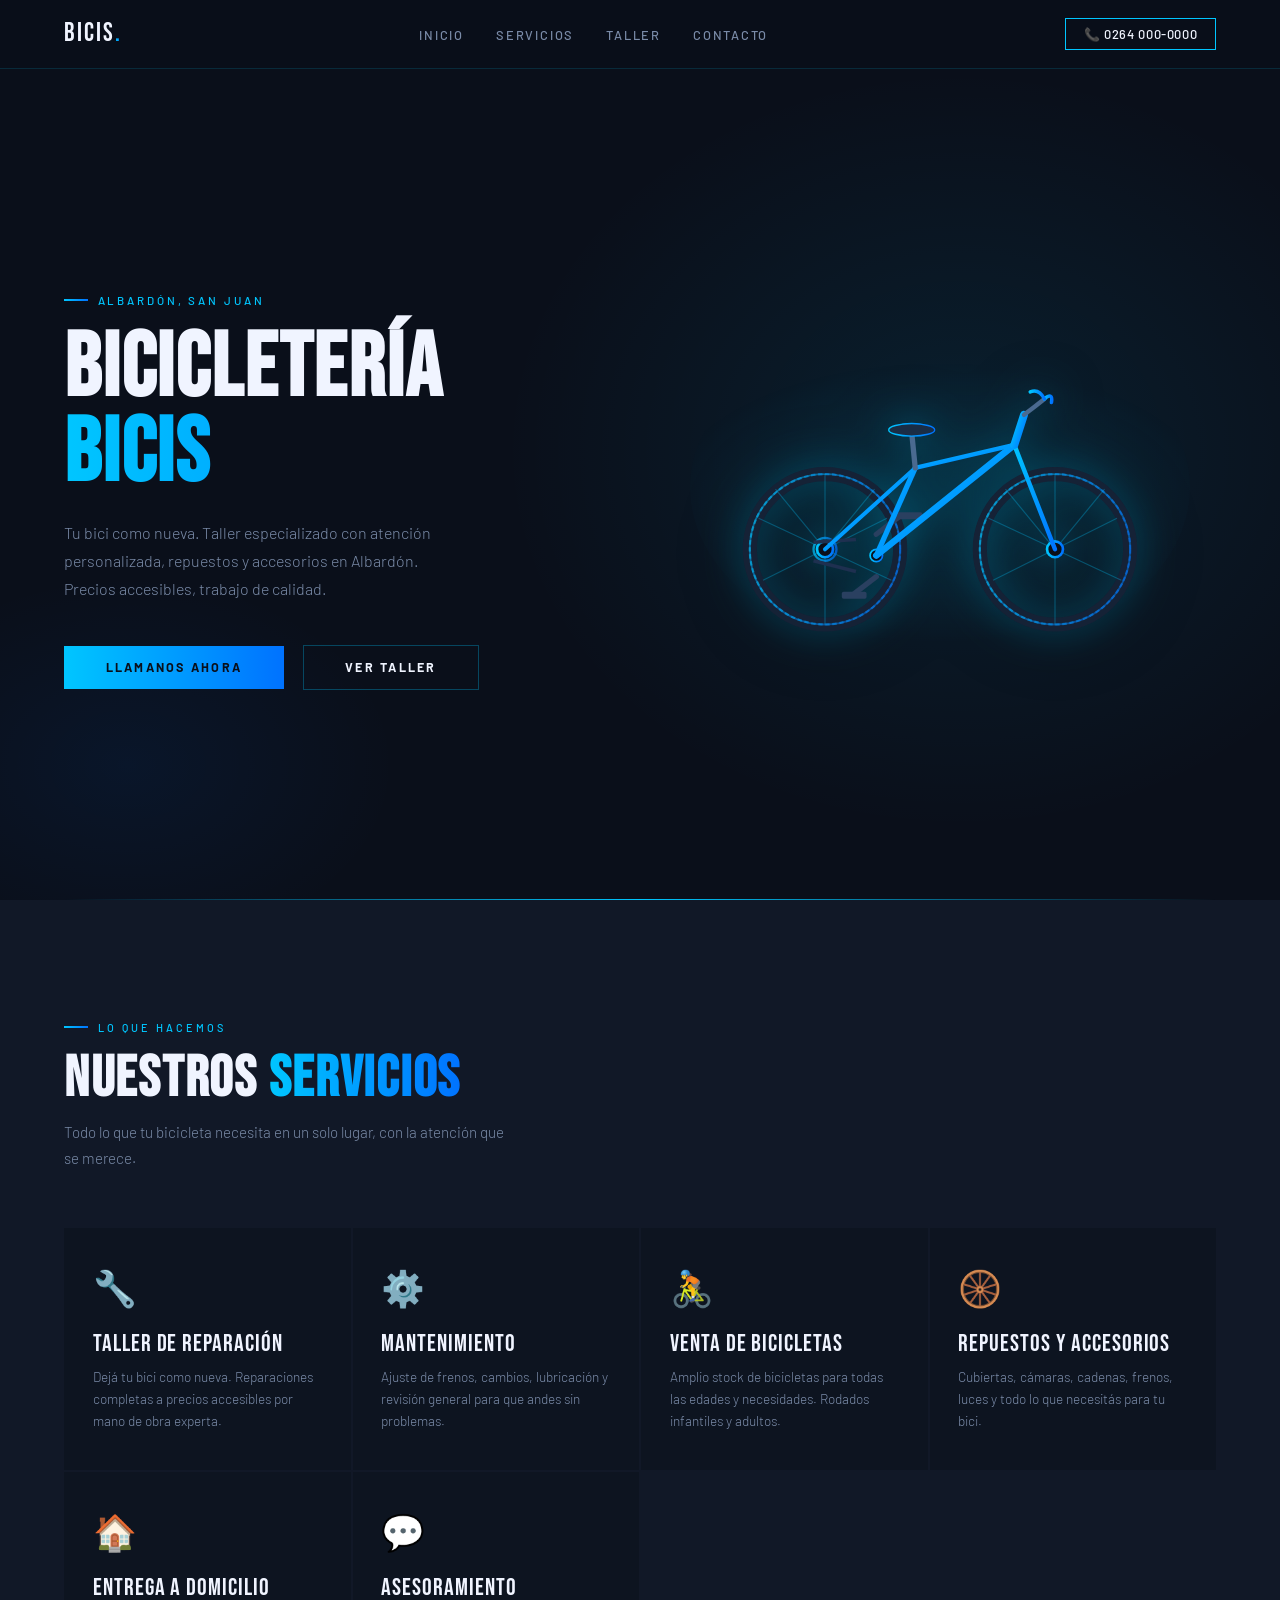
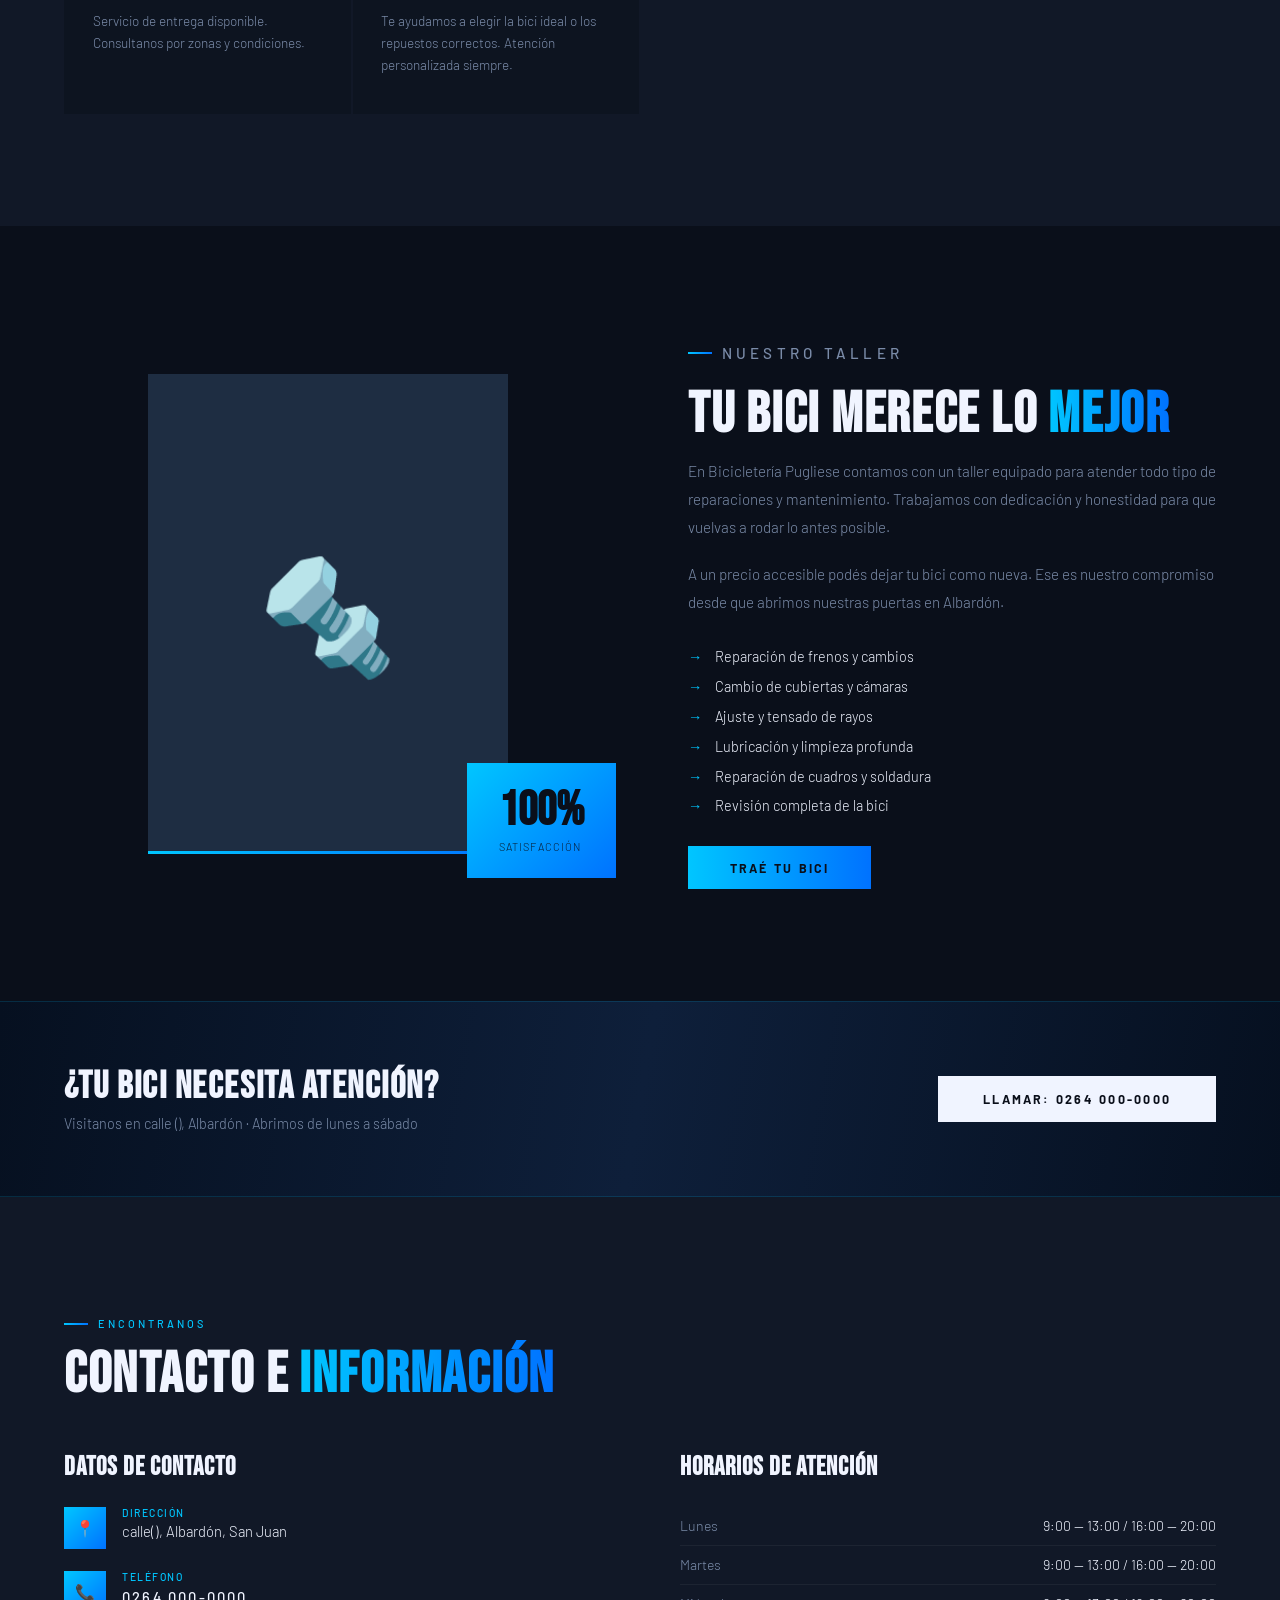
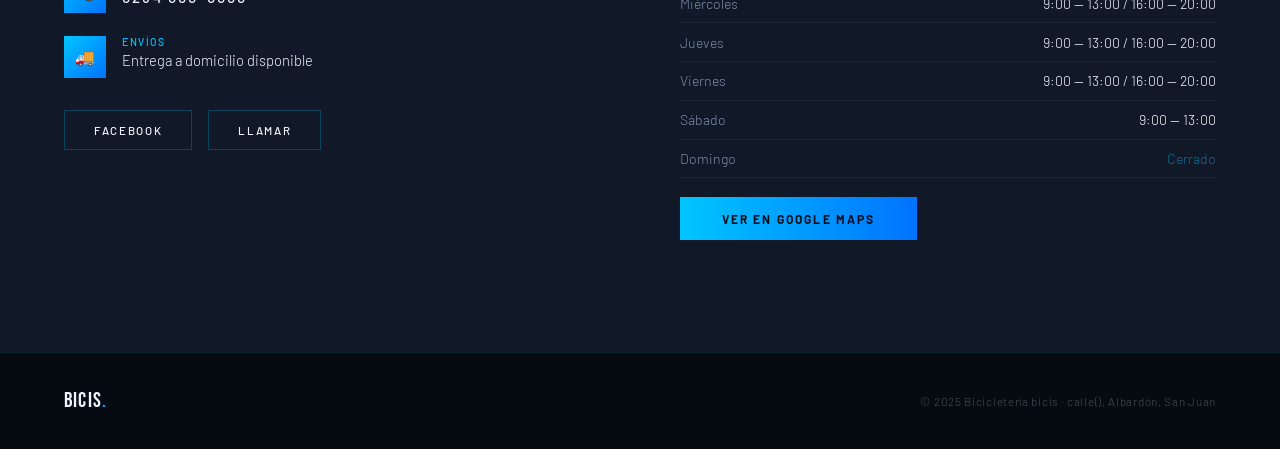
<file: practicas/pagina para bicicleteria/bicicleta.html>
<!DOCTYPE html>
<html lang="es">
<head>
  <meta charset="UTF-8"/>
  <meta name="viewport" content="width=device-width, initial-scale=1.0"/>
  <title>Bicicletería — Albardón, San Juan</title>
  <link href="https://fonts.googleapis.com/css2?family=Bebas+Neue&family=Barlow:ital,wght@0,300;0,400;0,500;0,600;1,300;1,400&display=swap" rel="stylesheet"/>
  <link rel="stylesheet" href="bicicleteria.css">
</head>
<body>

  <!-- NAV -->
  <nav>
    <a href="#inicio" class="nav-logo">bicis<span>.</span></a>
    <ul class="nav-links">
      <li><a href="#inicio">Inicio</a></li>
      <li><a href="#servicios">Servicios</a></li>
      <li><a href="#taller">Taller</a></li>
      <li><a href="#info">Contacto</a></li>
    </ul>
    <a href="tel:02646275189" class="nav-phone">📞 0264 000-0000</a>
  </nav>

  <!-- HERO -->
  <section id="inicio">
    <div class="hero-text">
      <p class="hero-eyebrow">Albardón, San Juan</p>
      <h1 class="hero-title">
        Bicicletería
        <span>bicis</span>
      </h1>
      <p class="hero-sub">
        Tu bici como nueva. Taller especializado con atención personalizada,
        repuestos y accesorios en Albardón. Precios accesibles, trabajo de calidad.
      </p>
      <a href="tel:02646275189" class="btn">Llamanos ahora</a>
      <a href="#taller" class="btn btn-ghost">Ver taller</a>
    </div>

    <div class="hero-visual">
      <div class="bike-wrap">
        <div class="bike-glow"></div>
        <svg class="bike-svg" viewBox="0 0 520 340" xmlns="http://www.w3.org/2000/svg">
          <defs>
            <linearGradient id="frameGrad" x1="0%" y1="0%" x2="100%" y2="100%">
              <stop offset="0%" stop-color="#00C6FF"/>
              <stop offset="100%" stop-color="#0072FF"/>
            </linearGradient>
            <linearGradient id="rimGrad" x1="0%" y1="0%" x2="100%" y2="0%">
              <stop offset="0%" stop-color="#00C6FF"/>
              <stop offset="100%" stop-color="#0072FF"/>
            </linearGradient>
            <linearGradient id="tireGrad" x1="0%" y1="0%" x2="100%" y2="100%">
              <stop offset="0%" stop-color="#00C6FF" stop-opacity=".5"/>
              <stop offset="100%" stop-color="#0072FF" stop-opacity=".5"/>
            </linearGradient>
          </defs>

          <!-- Rueda trasera -->
          <circle cx="130" cy="240" r="85" fill="none" stroke="#152236" stroke-width="16"/>
          <circle cx="130" cy="240" r="85" fill="none" stroke="url(#tireGrad)" stroke-width="2"/>
          <circle cx="130" cy="240" r="85" fill="none" stroke="url(#rimGrad)" stroke-width="2.5" stroke-dasharray="5 3" opacity=".5"/>
          <g stroke="rgba(0,198,255,0.3)" stroke-width="1.3">
            <line x1="130" y1="240" x2="130" y2="155"/><line x1="130" y1="240" x2="200" y2="205"/>
            <line x1="130" y1="240" x2="205" y2="275"/><line x1="130" y1="240" x2="130" y2="325"/>
            <line x1="130" y1="240" x2="60" y2="275"/><line x1="130" y1="240" x2="55" y2="205"/>
            <line x1="130" y1="240" x2="74" y2="172"/><line x1="130" y1="240" x2="186" y2="172"/>
          </g>
          <circle cx="130" cy="240" r="9" fill="#0A0F1A" stroke="url(#rimGrad)" stroke-width="3"/>

          <!-- Rueda delantera -->
          <circle cx="390" cy="240" r="85" fill="none" stroke="#152236" stroke-width="16"/>
          <circle cx="390" cy="240" r="85" fill="none" stroke="url(#tireGrad)" stroke-width="2"/>
          <circle cx="390" cy="240" r="85" fill="none" stroke="url(#rimGrad)" stroke-width="2.5" stroke-dasharray="5 3" opacity=".5"/>
          <g stroke="rgba(0,198,255,0.3)" stroke-width="1.3">
            <line x1="390" y1="240" x2="390" y2="155"/><line x1="390" y1="240" x2="460" y2="205"/>
            <line x1="390" y1="240" x2="465" y2="275"/><line x1="390" y1="240" x2="390" y2="325"/>
            <line x1="390" y1="240" x2="320" y2="275"/><line x1="390" y1="240" x2="315" y2="205"/>
            <line x1="390" y1="240" x2="334" y2="172"/><line x1="390" y1="240" x2="446" y2="172"/>
          </g>
          <circle cx="390" cy="240" r="9" fill="#0A0F1A" stroke="url(#rimGrad)" stroke-width="3"/>

          <!-- Piñón y plato -->
          <circle cx="130" cy="240" r="13" fill="none" stroke="url(#rimGrad)" stroke-width="2.5" opacity=".7"/>
          <circle cx="188" cy="247" rx="24" ry="24" fill="none" stroke="url(#rimGrad)" stroke-width="3"/>
          <circle cx="188" cy="247" r="7" fill="#0A0F1A" stroke="url(#rimGrad)" stroke-width="2"/>
          <!-- Cadena -->
          <line x1="165" y1="229" x2="117" y2="232" stroke="#1E3050" stroke-width="4"/>
          <line x1="165" y1="265" x2="117" y2="253" stroke="#1E3050" stroke-width="4"/>

          <!-- Pedales -->
          <line x1="188" y1="271" x2="162" y2="291" stroke="#2A4060" stroke-width="6" stroke-linecap="round"/>
          <rect x="149" y="288" width="28" height="8" rx="2" fill="#2A4060"/>
          <line x1="188" y1="223" x2="214" y2="203" stroke="#2A4060" stroke-width="6" stroke-linecap="round"/>
          <rect x="212" y="198" width="28" height="8" rx="2" fill="#2A4060"/>

          <!-- Marco - vaina trasera inferior -->
          <line x1="130" y1="240" x2="232" y2="148" stroke="url(#frameGrad)" stroke-width="4.5" stroke-linecap="round"/>
          <!-- Tubo del asiento -->
          <line x1="232" y1="148" x2="188" y2="247" stroke="url(#frameGrad)" stroke-width="6" stroke-linecap="round"/>
          <!-- Tubo superior -->
          <line x1="232" y1="148" x2="344" y2="122" stroke="url(#frameGrad)" stroke-width="5" stroke-linecap="round"/>
          <!-- Tubo diagonal (down tube) -->
          <line x1="344" y1="122" x2="188" y2="247" stroke="url(#frameGrad)" stroke-width="7.5" stroke-linecap="round"/>
          <!-- Horquilla -->
          <line x1="344" y1="122" x2="390" y2="240" stroke="url(#frameGrad)" stroke-width="5" stroke-linecap="round"/>
          <!-- Head tube -->
          <line x1="344" y1="122" x2="355" y2="88" stroke="url(#frameGrad)" stroke-width="9" stroke-linecap="round"/>

          <!-- Manubrio drop bar (cuerno de toro) -->
          <path d="M355,88 Q368,78 378,70" fill="none" stroke="#4A6A90" stroke-width="5" stroke-linecap="round"/>
          <path d="M378,70 Q388,62 386,74" fill="none" stroke="url(#rimGrad)" stroke-width="4" stroke-linecap="round"/>
          <path d="M378,70 Q372,58 362,62" fill="none" stroke="url(#rimGrad)" stroke-width="4" stroke-linecap="round"/>

          <!-- Tija del asiento -->
          <line x1="232" y1="148" x2="228" y2="108" stroke="#4A6A90" stroke-width="6" stroke-linecap="round"/>
          <!-- Asiento -->
          <path d="M208,104 Q228,95 248,104" fill="none" stroke="url(#rimGrad)" stroke-width="5" stroke-linecap="round"/>
          <ellipse cx="228" cy="105" rx="26" ry="7" fill="#1A2D45" stroke="url(#rimGrad)" stroke-width="1.5"/>
        </svg>
      </div>
    </div>
  </section>

  <!-- SERVICIOS -->
  <section id="servicios">
    <p class="sec-label">Lo que hacemos</p>
    <h2 class="sec-title">Nuestros <span>servicios</span></h2>
    <p class="sec-sub">Todo lo que tu bicicleta necesita en un solo lugar, con la atención que se merece.</p>
    <div class="servicios-grid">
      <div class="serv-card">
        <span class="serv-icon">🔧</span>
        <div class="serv-name">Taller de Reparación</div>
        <p class="serv-desc">Dejá tu bici como nueva. Reparaciones completas a precios accesibles por mano de obra experta.</p>
      </div>
      <div class="serv-card">
        <span class="serv-icon">⚙️</span>
        <div class="serv-name">Mantenimiento</div>
        <p class="serv-desc">Ajuste de frenos, cambios, lubricación y revisión general para que andes sin problemas.</p>
      </div>
      <div class="serv-card">
        <span class="serv-icon">🚴</span>
        <div class="serv-name">Venta de Bicicletas</div>
        <p class="serv-desc">Amplio stock de bicicletas para todas las edades y necesidades. Rodados infantiles y adultos.</p>
      </div>
      <div class="serv-card">
        <span class="serv-icon">🛞</span>
        <div class="serv-name">Repuestos y Accesorios</div>
        <p class="serv-desc">Cubiertas, cámaras, cadenas, frenos, luces y todo lo que necesitás para tu bici.</p>
      </div>
      <div class="serv-card">
        <span class="serv-icon">🏠</span>
        <div class="serv-name">Entrega a Domicilio</div>
        <p class="serv-desc">Servicio de entrega disponible. Consultanos por zonas y condiciones.</p>
      </div>
      <div class="serv-card">
        <span class="serv-icon">💬</span>
        <div class="serv-name">Asesoramiento</div>
        <p class="serv-desc">Te ayudamos a elegir la bici ideal o los repuestos correctos. Atención personalizada siempre.</p>
      </div>
    </div>
  </section>

  <!-- TALLER -->
  <section id="taller">
    <div class="taller-visual">
      <div class="taller-box">🔩</div>
      <div class="taller-stat">
        <strong>100%</strong>
        <span>Satisfacción</span>
      </div>
    </div>
    <div class="taller-text">
      <p class="sec-label">Nuestro taller</p>
      <h2 class="sec-title">Tu bici merece lo <span>mejor</span></h2>
      <p>En Bicicletería Pugliese contamos con un taller equipado para atender todo tipo de reparaciones y mantenimiento. Trabajamos con dedicación y honestidad para que vuelvas a rodar lo antes posible.</p>
      <p>A un precio accesible podés dejar tu bici como nueva. Ese es nuestro compromiso desde que abrimos nuestras puertas en Albardón.</p>
      <ul class="taller-list">
        <li>Reparación de frenos y cambios</li>
        <li>Cambio de cubiertas y cámaras</li>
        <li>Ajuste y tensado de rayos</li>
        <li>Lubricación y limpieza profunda</li>
        <li>Reparación de cuadros y soldadura</li>
        <li>Revisión completa de la bici</li>
      </ul>
      <a href="tel:02646275189" class="btn">Traé tu bici</a>
    </div>
  </section>

  <!-- CTA BANNER -->
  <div class="cta-banner">
    <div>
      <h2>¿Tu bici necesita atención?</h2>
      <p>Visitanos en calle (), Albardón · Abrimos de lunes a sábado</p>
    </div>
    <a href="tel:02646275189" class="btn-cta">Llamar: 0264 000-0000</a>
  </div>

  <!-- INFO -->
  <section id="info">
    <p class="sec-label">Encontranos</p>
    <h2 class="sec-title">Contacto e <span>información</span></h2>
    <div class="info-grid">
      <div class="info-bloque">
        <h3>Datos de contacto</h3>
        <div class="info-item">
          <div class="info-icon">📍</div>
          <div class="info-detail">
            <span>Dirección</span>
            <span>calle(), Albardón, San Juan</span>
          </div>
        </div>
        <div class="info-item">
          <div class="info-icon">📞</div>
          <div class="info-detail">
            <span>Teléfono</span>
            <a href="tel:02646275189"><span>0264 000-0000</span></a>
          </div>
        </div>
        <div class="info-item">
          <div class="info-icon">🚚</div>
          <div class="info-detail">
            <span>Envíos</span>
            <span>Entrega a domicilio disponible</span>
          </div>
        </div>
        <div class="social-row">
          <a href="https://www.facebook.com/" target="_blank" class="social-btn">Facebook</a>
          <a href="tel:0000000000" class="social-btn">Llamar</a>
        </div>
      </div>
      <div class="info-bloque">
        <h3>Horarios de atención</h3>
        <table class="horario-tabla">
          <tr><td>Lunes</td><td>9:00 — 13:00 / 16:00 — 20:00</td></tr>
          <tr><td>Martes</td><td>9:00 — 13:00 / 16:00 — 20:00</td></tr>
          <tr><td>Miércoles</td><td>9:00 — 13:00 / 16:00 — 20:00</td></tr>
          <tr><td>Jueves</td><td>9:00 — 13:00 / 16:00 — 20:00</td></tr>
          <tr><td>Viernes</td><td>9:00 — 13:00 / 16:00 — 20:00</td></tr>
          <tr><td>Sábado</td><td>9:00 — 13:00</td></tr>
          <tr><td>Domingo</td><td class="cerrado">Cerrado</td></tr>
        </table>
        <br>
        <a href="https://maps.google.com/" target="_blank" class="btn" style="font-size:.75rem">Ver en Google Maps</a>
      </div>
    </div>
  </section>

  <!-- FOOTER -->
  <footer>
    <div class="footer-logo">bicis<span>.</span></div>
    <div class="footer-info">
      <p>© 2025 Bicicletería bicis · calle(), Albardón, San Juan</p>
    </div>
  </footer>

</body>
</html>
</file>
<file: practicas/pasteleria/style.css>
*, *::before, *::after { box-sizing: border-box; margin: 0; padding: 0; }

:root {
    --crema:     #FAF6EF;
    --miel:      #C8883A;
    --miel-dark: #9B6220;
    --carbon:    #1C1A17;
    --gris:      #6B6560;
    --gris-claro:#E8E0D5;
    --font-display: 'Cormorant Garamond', serif;
    --font-body:    'Jost', sans-serif;
}

html { scroll-behavior: smooth; }

body {
    background: var(--crema);
    color: var(--carbon);
    font-family: var(--font-body);
    font-weight: 300;
    overflow-x: hidden;
}

    /* ── NAV ── */
nav {
    position: fixed; top: 0; left: 0; right: 0; z-index: 100;
    display: flex; align-items: center; justify-content: space-between;
    padding: 1.4rem 5vw;
    background: rgba(250,246,239,.92);
    backdrop-filter: blur(10px);
    border-bottom: 1px solid var(--gris-claro);
    animation: fadeDown .8s ease both;
}
.nav-logo {
    font-family: var(--font-display);
    font-size: 1.5rem;
    font-weight: 600;
    letter-spacing: .04em;
    color: var(--carbon);
    text-decoration: none;
}
.nav-logo span { color: var(--miel);font-style: oblique; }
.nav-links { display: flex; gap: 2.2rem; list-style: none; }
.nav-links a {
    font-size: .78rem; letter-spacing: .15em; text-transform: uppercase;
    color: var(--gris); text-decoration: none;
    transition: color .3s;
}
.nav-links a:hover { color: var(--miel); }

    /* ── HERO ── */
#inicio {
    min-height: 100vh;
    display: grid;
    grid-template-columns: 1fr 1fr;
    align-items: center;
    padding: 0 5vw;
    gap: 4rem;
    padding-top: 80px;
    position: relative;
    overflow: hidden;
}
#inicio::before {
    content: '';
    position: absolute; inset: 0;
    background:
    radial-gradient(ellipse 60% 70% at 70% 50%, rgba(200,136,58,.10) 0%, transparent 70%),
    radial-gradient(ellipse 40% 40% at 20% 80%, rgba(200,136,58,.07) 0%, transparent 60%);
    pointer-events: none;
}
.hero-text { animation: fadeUp .9s ease .2s both; }
.hero-eyebrow {
    font-size: .72rem; letter-spacing: .25em; text-transform: uppercase;
    color: var(--miel); margin-bottom: 1.2rem; font-weight: 400;
}
.hero-title {
    font-family: var(--font-display);
    font-size: clamp(3.2rem, 6vw, 5.5rem);
    line-height: 1.05;
    font-weight: 300;
    color: var(--carbon);
    margin-bottom: 1.6rem;
}
.hero-title em {
    font-style: italic;
    color: var(--miel);
}
.hero-sub {
    font-size: .95rem; line-height: 1.8;
    color: var(--gris); max-width: 38ch;
    margin-bottom: 2.8rem;
}
.btn {
    display: inline-block;
    padding: .85rem 2.4rem;
    background: var(--carbon);
    color: var(--crema);
    font-family: var(--font-body);
    font-size: .75rem;
    letter-spacing: .18em;
    text-transform: uppercase;
    text-decoration: none;
    transition: background .3s, color .3s;
}
.btn:hover { background: var(--miel); color: #fff; }
.btn-outline {
    background: transparent;
    color: var(--carbon);
    border: 1px solid var(--carbon);
    margin-left: 1rem;
}
.btn-outline:hover { background: var(--carbon); color: var(--crema); }

.hero-visual {
    display: flex; justify-content: center; align-items: center;
    animation: fadeUp .9s ease .4s both;
}
.hero-cake {
    width: min(380px, 90%);
    aspect-ratio: 1;
    background: linear-gradient(135deg, #f5ede0 0%, #ecdcc8 100%);
    border-radius: 50%;
    display: flex; align-items: center; justify-content: center;
    position: relative;
    box-shadow: 0 40px 80px rgba(155,98,32,.18), 0 0 0 1px rgba(200,136,58,.12);
}
.hero-cake-inner {
    font-family: var(--font-display);
    font-size: 8rem;
    line-height: 1;
    filter: drop-shadow(0 8px 16px rgba(155,98,32,.3));
    animation: float 4s ease-in-out infinite;
}
.hero-badge {
    position: absolute; top: 10%; right: 0;
    width: 90px; height: 90px;
    background: var(--miel);
    border-radius: 50%;
    display: flex; flex-direction: column;
    align-items: center; justify-content: center;
    color: #fff;
    font-family: var(--font-display);
    font-size: .75rem;
    font-style: italic;
    text-align: center;
    line-height: 1.3;
    animation: spin 20s linear infinite;
}

    /* ── SECTION BASE ── */
section { padding: 7rem 5vw; }
.section-label {
    font-size: .68rem; letter-spacing: .28em; text-transform: uppercase;
    color: var(--miel); margin-bottom: 1rem; font-weight: 400;
    display: flex; align-items: center; gap: 1rem;
}
.section-label::before {
    content: ''; display: block;
    width: 32px; height: 1px; background: var(--miel);
}
.section-title {
    font-family: var(--font-display);
    font-size: clamp(2.2rem, 4vw, 3.4rem);
    font-weight: 300; line-height: 1.1;
    color: var(--carbon);
    margin-bottom: 1.2rem;
}
.section-title em { font-style: italic; color: var(--miel); }

    /* ── CATÁLOGO ── */
#catalogo { background: var(--carbon); color: var(--crema); }
#catalogo .section-label { color: var(--miel); }
#catalogo .section-label::before { background: var(--miel); }
#catalogo .section-title { color: var(--crema); }
.catalog-header { max-width: 520px; margin-bottom: 4rem; }
.catalog-sub { color: rgba(250,246,239,.55); font-size: .9rem; line-height: 1.7; }

.catalog-grid {
    display: grid;
    grid-template-columns: repeat(auto-fill, minmax(260px, 1fr));
    gap: 1.5px;
}
.card {
    background: #252320;
    padding: 2.6rem 2rem;
    position: relative; overflow: hidden;
    transition: background .35s;
    cursor: default;
}
.card::after {
    content: '';
    position: absolute; bottom: 0; left: 0; right: 0;
    height: 2px; background: var(--miel);
    transform: scaleX(0); transform-origin: left;
    transition: transform .4s ease;
}
.card:hover { background: #2d2a25; }
.card:hover::after { transform: scaleX(1); }
.card-emoji { font-size: 2.4rem; margin-bottom: 1.2rem; display: block; }
.card-name {
    font-family: var(--font-display);
    font-size: 1.4rem; font-weight: 400;
    color: var(--crema); margin-bottom: .5rem;
}
.card-desc { font-size: .82rem; color: rgba(250,246,239,.5); line-height: 1.6; margin-bottom: 1.4rem; }
.card-price {
    font-size: .78rem; letter-spacing: .1em;
    color: var(--miel); text-transform: uppercase;
}
.card-tag {
    position: absolute; top: 1.2rem; right: 1.2rem;
    font-size: .6rem; letter-spacing: .15em; text-transform: uppercase;
    padding: .3rem .7rem; border: 1px solid rgba(200,136,58,.4);
    color: var(--miel);
}

    /* ── NOSOTROS ── */
#nosotros {
    display: grid; grid-template-columns: 1fr 1fr;
    gap: 6rem; align-items: center;
}
.about-visual {
    position: relative;
    display: flex; justify-content: center; align-items: center;
}
.about-circle {
    width: min(340px, 100%);
    aspect-ratio: 1;
    background: linear-gradient(145deg, #f0e4d0, #e2d0b8);
    border-radius: 50%;
    display: flex; align-items: center; justify-content: center;
    font-size: 7rem;
    box-shadow: 0 30px 70px rgba(155,98,32,.15);
}
.about-stat-card {
    position: absolute; bottom: -1rem; right: -1rem;
    background: var(--miel);
    color: #fff;
    padding: 1.4rem 1.8rem;
    min-width: 150px;
}
.stat-num {
    font-family: var(--font-display);
    font-size: 2.8rem; font-weight: 300; line-height: 1;
    display: block;
}
.stat-label { font-size: .7rem; letter-spacing: .1em; text-transform: uppercase; opacity: .8; }
.about-text p { font-size: .93rem; line-height: 1.85; color: var(--gris); margin-bottom: 1.2rem; }
.about-values {
    display: flex; gap: 2rem; margin-top: 2.5rem;
}
.val-item { display: flex; flex-direction: column; gap: .3rem; }
.val-num {
    font-family: var(--font-display);
    font-size: 2rem; color: var(--miel); font-weight: 300;
}
.val-label { font-size: .7rem; letter-spacing: .1em; text-transform: uppercase; color: var(--gris); }

    /* ── CONTACTO ── */
#contacto { background: var(--gris-claro); }
.contact-grid { display: grid; grid-template-columns: 1fr 1fr; gap: 5rem; align-items: start; margin-top: 3rem; }
.contact-info h3 {
    font-family: var(--font-display); font-size: 1.5rem;
    font-weight: 400; color: var(--carbon); margin-bottom: .6rem;
}
.contact-info p { font-size: .88rem; color: var(--gris); line-height: 1.7; margin-bottom: 2rem; }
.contact-item {
    display: flex; align-items: flex-start; gap: 1rem;
    margin-bottom: 1.4rem;
}
.contact-icon {
    width: 40px; height: 40px; background: var(--miel);
    display: flex; align-items: center; justify-content: center;
    font-size: 1rem; flex-shrink: 0;
}
.contact-detail { display: flex; flex-direction: column; }
.contact-detail span:first-child { font-size: .68rem; letter-spacing: .15em; text-transform: uppercase; color: var(--miel); margin-bottom: .2rem; }
.contact-detail span:last-child { font-size: .9rem; color: var(--carbon); }
.social-links { display: flex; gap: 1rem; margin-top: 2rem; }
.social-btn {
    padding: .7rem 1.6rem;
    border: 1px solid var(--carbon);
    font-size: .72rem; letter-spacing: .15em; text-transform: uppercase;
    color: var(--carbon); text-decoration: none;
    transition: all .3s;
}
/*instagram*/
.instagram:hover{
    background: linear-gradient(45deg, #f9ce34, #ee2a7b, #6228d7);
    color: white;
    border-color: #ee2a7b;
}
/*facebook*/
.facebook:hover{
    background: #1877f2;
    color: white;
    border-color: #25d366;
}
/*whatsapp*/
.whatsapp:hover{
    background: #25d366;
    color: white;
    border-color: #25d366;
}
.contact-form { display: flex; flex-direction: column; gap: 1.2rem; }
.form-group { display: flex; flex-direction: column; gap: .4rem; }
.form-group label { font-size: .68rem; letter-spacing: .15em; text-transform: uppercase; color: var(--gris); }
.form-group input,
.form-group textarea {
    background: #fff;
    border: 1px solid var(--gris-claro);
    padding: .9rem 1.1rem;
    font-family: var(--font-body); font-size: .9rem; color: var(--carbon);
    outline: none; transition: border-color .3s;
    resize: none;
}
.form-group input:focus,
.form-group textarea:focus { border-color: var(--miel); }
.btn-submit {
    align-self: flex-start;
    padding: .9rem 2.6rem;
    background: var(--miel); color: #fff;
    border: none; cursor: pointer;
    font-family: var(--font-body);
    font-size: .75rem; letter-spacing: .18em; text-transform: uppercase;
    transition: background .3s;
}
.btn-submit:hover { background: var(--miel-dark); }

    /* ── FOOTER ── */
footer {
    background: var(--carbon);
    padding: 2.5rem 5vw;
    display: flex; align-items: center; justify-content: space-between;
    flex-wrap: wrap; gap: 1rem;
}
.footer-logo { font-family: var(--font-display); font-size: 1.2rem; color: var(--crema); }
.footer-logo span { color: var(--miel); }
footer p { font-size: .75rem; color: rgba(250,246,239,.35); letter-spacing: .08em; }

    /* ── DIVIDER ── */
.divider {
    text-align: center; padding: 3rem 0;
    font-family: var(--font-display); font-size: 1.4rem;
    color: var(--miel); letter-spacing: .3em; font-style: italic;
    opacity: .45;
}

    /* ── ANIMATIONS ── */
@keyframes fadeUp {
    from { opacity: 0; transform: translateY(24px); }
    to   { opacity: 1; transform: translateY(0); }
}
@keyframes fadeDown {
    from { opacity: 0; transform: translateY(-16px); }
    to   { opacity: 1; transform: translateY(0); }
}
@keyframes float {
    0%, 100% { transform: translateY(0); }
    50%       { transform: translateY(-12px); }
}
@keyframes spin {
    to { transform: rotate(360deg); }
}

    /* ── RESPONSIVE ── */
@media (max-width: 768px) {
    #inicio { grid-template-columns: 1fr; padding-top: 100px; text-align: center; }
    .hero-sub { max-width: none; }
    .hero-visual { order: -1; }
    #nosotros { grid-template-columns: 1fr; }
    .about-visual { order: -1; }
    .contact-grid { grid-template-columns: 1fr; }
    .nav-links { display: none; }
    .about-stat-card { right: 0; }
}
</file>
<file: practicas/tim/style.css>
*{
    box-sizing: border-box;
    scroll-behavior: smooth;
}

html, body{
    width: 100%;
}


body{
    font-family: 'Montserrat';
    background-color: #e2eaff;
    color: #101632dd;
}

div, ul, nav, header, footer, a, li, label, body{
    margin: 0;
    padding: 0;
}

/*HEADER SECTION */

.header{
    background-color: #fff;
    display: flex;
    justify-content: space-between;
    align-items: center;
    position: fixed;
    left: 0;
    right: 0;
    z-index: 10;
    text-align: center;
    font-size: 20px;
    color: #48e;
}

.header__open-nav-button{
    color: #48e;
    font-size: 3rem;
    font-weight: 600;
    right: 10px;
    position: absolute;
}

.header__checkbox{
    display: none;
}

.header__nav{
    display: none;
    background-color: #fff;
    position: absolute;
    height: 100vh;
    width: 100vw;
    top: 0;
    z-index: -1;
}

.header__nav-list{
    display: flex;
    flex-direction: column;
    height: 40vh;
    margin: auto;
    justify-content: space-evenly;
}
.header__checkbox:checked ~ .header__nav{
    display:flex;
}
.header__logo{
    max-width: 100%;
    width: 64px;
    margin: 10px 20px;
}

.header__nav-item{
    list-style: none;
}
.header__nav-item a{
    color: inherit;
}

.header__nav-item a:not(:is(:hover,:active)){
    text-decoration: none;
}
/*HEADER QUERIES*/

@media (min-width: 600px){
    
    .header{
        padding: 20px 0;
        animation: header-movement both;
        animation-timeline: scroll();
        position: sticky;
        top: 0;
        animation-range: 10px 100px;
    }
    .header__nav{
        display: flex !important;
        flex-direction: row;
        position: static;
        height: auto;
        width: auto;
        justify-content: space-between;
        background-color: initial;
        gap: 20px;
        margin-right: 40px;
        padding: 12px;
        z-index: 10;
    }

    .header__nav-list {
        display: flex;
        flex-direction: row;
        height: auto;
        width: auto;
        gap: 20px;
        align-items: center;
    }

    .header__nav-item a{
        padding: 0.5rem 0.75rem;
    }

    .header__open-nav-button{
        display: none !important;
    }
}
/*HEADER ENDS*/

/*profile section*/

.profile{
    animation: aparecer 2.4s -.6s both;
}
.profile__wrapper{
    display: flex;
    flex-direction: column;
    justify-content: center;
    background-color: #fff;
    width: 100%;
    max-width: 1400px;
    overflow-x: hidden;
    padding-top: 80px;
}

.profile__data-container{
    max-width: 600px;
    padding: 12px;
}
.profile__img-container{
    max-height: 500px;
    overflow: hidden;
}
.profile__img {
    max-width: 100%;
    width: 720px;
}

h1{
    color: #26a;
}

.profile__skills-container h2{
    color: #26a;
}

.profile__skill{
    list-style: none;
    display: flex;
    margin: 10px;
    max-width: 600px;
    margin-left: 0;
    align-items: center;
}
.load-bar {
    border: 2px solid #48e;
    border-radius: 8px;
    color: #fff;
    padding: 2px;
    font-size: 12px;
    width: 80%;
    margin: 4px;
    margin-left: 0;
}

.profile__skill-name{
    color: #48e;
}

.load-bar__bar{
    background-color: #48e;
    border-radius: 4px;
    padding: 4px 6px;
}

.bar--80{
    width: 80%;
}

.bar--70{
    width: 70%;
}

.bar--60{
    width: 60%;
}

.bar--90{
    width: 90%;
}

/*------- PROFILE QUERIES --------*/

@media (min-width:720px){
    .profile{
        padding-top: 80px;
    }
    .profile__wrapper{
        flex-direction: row;
        padding: 20px;
        background-color: transparent;
        height: 90vh;
        margin: auto;
    }

    .profile__data-container{
        background-color: #fff;
        display: flex;
        align-items: center;
        border-radius: 0px 25px 25px 0;
        box-shadow: 0px 0px 9px #0002;
    }

    h1{
        margin-top: 0;
        font-size: 3.1rem;
        text-wrap: balance;
    }
    .profile__data{
        max-width: 600px;
    }

    .profile__img-container{
        max-height: initial;
        border-radius: 25px 0 0 25px;
    }

    .profile__img{
        height: 100%;
        object-fit: cover;
        width: 620px;
    }
}

/*------- PROFILE ENDS -------*/

/*------- PORTAFOLIO SECTION -------*/

.portfolio{
    background-color: #18233f;
    color: #fff;
    min-height: 100vh;
    display: flex;
    flex-direction: column;
    text-align: center;
    justify-content: space-evenly;
}

.portfolio__title{
    font-size: 3rem;
    margin-bottom: 0;
}
.portfolio__project-container{
    display: grid;
    grid-template-columns: 1fr;
    max-width: 1300px;
    margin: auto;
    width: 100%;
    gap: 12px;
    padding: 12px;
    min-height: 80vh;
}

.portfolio__project{
    background-image: linear-gradient(#0009, #0006, #0005), url("timpayne.webp");
    background-position: center;
    background-size: cover;
    display: grid;
    place-content: center;
    border-radius: 8px;
    animation: aparecer both;
    animation-timeline: view();
    animation-range: cover 5% cover 50%;
}
.portfolio__project p{
    display: none;
}
.portfolio__project:hover p{
    display: block;
}
.portfolio__project ul li{
    display: none;
}
.portfolio__project:hover ul li{
    display: block;
    padding-bottom: 3px;
}
.portfolio__project:hover{
    outline: 2px solid #fff6;
    background-image: linear-gradient(#000b, #000c, #000b), url("timpayne.webp");
    color: white;
}
.portfolio__project a{
    display: none;
}
.portfolio__project:hover a{
    display: block;
}
/*------- PORTFOLIO QUERIES -------*/

@media (min-width: 56.25rem){
    .portfolio__project-container{
        grid-template-columns: repeat(auto-fill,minmax(420px, 1fr));
    }
    .portfolio__project:first-child{
        grid-column: span 2;
    }
    .portfolio__project:nth-child(6){
        grid-column: span 2;
    }
}

@media (min-width: 81.25rem){
    .portfolio__project-container{
        grid-template-columns: repeat(auto-fill,minmax(300px, 1fr));
    }
    .portfolio__project:first-child{
        grid-column: span 2;
        grid-row: span 2;
    }
    .portfolio__project:nth-child(6){
        grid-column: span 4;
    }
}

/*------- CONTACT SECTION -------*/

.form{
    min-height: 60vh;
    display: flex;
    flex-direction: column;
    justify-content: center;
    align-items: center;
    padding: 30px 0;
    animation: aparecer both;
    animation-timeline: view();
    animation-range: cover 20% contain 40%;
}

.form__form {
    padding: 12px;
    max-width: 600px;
    width: 100%;
    display: grid;
    margin-bottom: 30px;
}

.form__input-container :is(input, textarea){
    width: 100%;
    padding: 9px;
    font-size: 16px;
    margin: 4px;
    border: none;
    box-shadow: 2px 2px 4px #0003;
    background-color: #fffd;
}

.form__input-container textarea{
    resize: none;
    min-height: 120px;
    font-family: inherit;
}

.form__input-container input[type="submit"]{
    padding: 12px;
    background-color: #48e;
    color: #fff;
}

.form__input-container:hover input[type="submit"]{
    background-color: #00f;
}
.form__title{
    font-size: 2.4rem;
}
/*------- CONTACT QUERIES -------*/

@media (min-width:56.25rem){
    .form__form{
        grid-template-columns: 1fr 1fr;
        grid-template-areas: 
        "name lastname"
        "email email"
        "message message"
        "button button";
        gap: 12px;
        background-image: radial-gradient(#18233f06, #18233f22);
        padding: 30px;
        border-radius: 12px;
        box-shadow: 0px 0px 40px #0006;
    }

    .form__input-container:first-child{
        grid-area: name;
    }
    .form__input-container:nth-child(2){
        grid-area: lastname;
    }
    .form__input-container:nth-child(3){
        grid-area: email;
    }
    .form__input-container:nth-child(4){
        grid-area: message;
    }
    .form__input-container:nth-child(5){
        grid-area: button;
    }
    .form__input-container :is(input, textarea){
        box-shadow: none;
        border-radius: 4px;
    }
}

/*------- FOOTER SECTION -------*/

footer{
    padding: 60px;
    text-align: center;
    background-color: #18233f;
    color: #fffd;
    font-size: 22px;
}

/*------- ANIMACIONES -------*/

@keyframes header-movement {
    from{
        padding: 20px 0;
        background-color: #fff;
    }
    to{
        padding: 0;
        background-color: #10163266;
        color: #fff;
    }
}
@keyframes aparecer{
    from{
        opacity: 0;
    }
    to{
        opacity: 1;
    }
}
</file>
<file: practicas/animaciones/anitext.css>
body{
    margin: 0;
    background-color: #222;
    font-family: Montserrat;
    display: flex;
}
.text-container{
    display: flex;
    flex-direction: column;
    height: 80vh;
    justify-content: space-evenly;
    align-items: center;
    margin: auto;
    filter: drop-shadow(0px 0px 15px #fff9) drop-shadow(0px 0px 2px #fff9) drop-shadow(0px 0px 12px #fff9) drop-shadow(0px 0px 1px #fff);
}

.text{
    color: #fff;
    letter-spacing: 3px;
    animation: grow 1s both steps(7);
    overflow: hidden;
    position: relative;
}

.text::selection{
    background-color: transparent;
}
.text::before{
    content: '';
    width: 1px;
    height: 100%;
    background-color: #fff;
    position: absolute;
    right: 0;
    border-radius: 4px;
    animation: titilar .36s infinite alternate;
}

@keyframes grow{
    from{
        width: 0%;
    }
    to{
        width: 100%;
    }
}

@keyframes titilar{
    from{
        opacity: 0;
    }
    to{
        opacity: 1;
    }

}
</file>
<file: practicas/pagina para bicicleteria/bicicleteria.css>
*, *::before, *::after { box-sizing: border-box; margin: 0; padding: 0; }

:root {
    --fondo:      #0A0F1A;
    --fondo2:     #111827;
    --fondo3:     #0D1420;
    --acento:     #00C6FF;
    --acento2:    #0072FF;
    --blanco:     #F0F4FF;
    --gris:       #7A8BA8;
    --gris-med:   #1E2D42;
    --font-display: 'Bebas Neue', sans-serif;
    --font-body:    'Barlow', sans-serif;
}
html { scroll-behavior: smooth; }
body {
    background: var(--fondo);
    color: var(--blanco);
    font-family: var(--font-body);
    font-weight: 300;
    overflow-x: hidden;
}
/* ── NAV ── */
nav {
    position: fixed; top: 0; left: 0; right: 0; z-index: 100;
    display: flex; align-items: center; justify-content: space-between;
    padding: 1.1rem 5vw;
    background: rgba(10,15,26,.96);
    backdrop-filter: blur(14px);
    border-bottom: 1px solid rgba(0,198,255,.15);
    animation: fadeDown .7s ease both;
}
.nav-logo {
    font-family: var(--font-display);
    font-size: 1.6rem; letter-spacing: .08em;
    color: var(--blanco); text-decoration: none;
}
.nav-logo span {
    background: linear-gradient(90deg, var(--acento), var(--acento2));
    -webkit-background-clip: text; -webkit-text-fill-color: transparent;
}
.nav-links { display: flex; gap: 2rem; list-style: none; }
.nav-links a {
    font-size: .8rem; letter-spacing: .14em; text-transform: uppercase;
    color: var(--gris); text-decoration: none; font-weight: 500;
    transition: color .3s;
}
.nav-links a:hover { color: var(--acento); }
.nav-phone {
    font-size: .8rem; letter-spacing: .05em;
    color: var(--blanco); text-decoration: none; font-weight: 500;
    border: 1px solid var(--acento);
    padding: .45rem 1.1rem;
    transition: all .3s;
}
.nav-phone:hover { background: var(--acento); color: var(--fondo); }
/* ── HERO ── */
#inicio {
    min-height: 100vh;
    display: grid; grid-template-columns: 1fr 1fr;
    align-items: center;
    padding: 0 5vw; gap: 3rem; padding-top: 75px;
    position: relative; overflow: hidden;
}
#inicio::before {
    content: '';
    position: absolute; inset: 0;
    background:
    radial-gradient(ellipse 55% 65% at 75% 50%, rgba(0,198,255,.09) 0%, transparent 65%),
    radial-gradient(ellipse 35% 35% at 10% 85%, rgba(0,114,255,.07) 0%, transparent 60%);
    pointer-events: none;
}
#inicio::after {
    content: '';
    position: absolute; bottom: 0; left: 5vw; right: 5vw;
    height: 1px;
    background: linear-gradient(90deg, transparent, var(--acento), transparent);
}
.hero-text { animation: fadeUp .8s ease .15s both; }
.hero-eyebrow {
    display: inline-flex; align-items: center; gap: .6rem;
    font-size: .72rem; letter-spacing: .25em; text-transform: uppercase;
    color: var(--acento); margin-bottom: 1.2rem; font-weight: 500;
}
.hero-eyebrow::before {
    content: ''; width: 24px; height: 2px;
    background: linear-gradient(90deg, var(--acento), var(--acento2));
}
.hero-title {
    font-family: var(--font-display);
    font-size: clamp(3.8rem, 7vw, 7rem);
    line-height: .95; letter-spacing: .02em;
    color: var(--blanco); margin-bottom: 1.4rem;
}
.hero-title span {
    display: block;
    background: linear-gradient(90deg, var(--acento), var(--acento2));
    -webkit-background-clip: text; -webkit-text-fill-color: transparent;
}
.hero-sub {
    font-size: 1rem; line-height: 1.75;
    color: var(--gris); max-width: 42ch; margin-bottom: 2.6rem;
}
.btn {
    display: inline-block;
    padding: .9rem 2.6rem;
    background: linear-gradient(90deg, var(--acento), var(--acento2));
    color: var(--fondo);
    font-family: var(--font-body);
    font-size: .78rem; font-weight: 700;
    letter-spacing: .18em; text-transform: uppercase;
    text-decoration: none;
    transition: opacity .3s, box-shadow .3s;
}
.btn:hover { opacity: .88; box-shadow: 0 0 24px rgba(0,198,255,.35); }
.btn-ghost {
    background: transparent;
    border: 1px solid rgba(0,198,255,.3);
    color: var(--blanco);
    margin-left: 1rem;
}
.btn-ghost:hover { border-color: var(--acento); background: rgba(0,198,255,.06); }
/* ── BIKE SVG ── */
.hero-visual {
    display: flex; justify-content: center; align-items: center;
    animation: fadeUp .8s ease .3s both;
}
.bike-wrap {
    width: min(460px, 95%);
    position: relative;
    display: flex; align-items: center; justify-content: center;
}
.bike-glow {
    position: absolute; inset: -20px;
    border-radius: 50%;
    background: radial-gradient(ellipse 80% 60% at 50% 55%, rgba(0,198,255,.13) 0%, transparent 70%);
    pointer-events: none;
}
.bike-svg {
    width: 100%;
    filter: drop-shadow(0 0 18px rgba(0,198,255,.4)) drop-shadow(0 4px 24px rgba(0,0,0,.6));
    animation: floatBike 4s ease-in-out infinite;
}
/* ── SECTION BASE ── */
section { padding: 7rem 5vw; }
.sec-label {
    display: inline-flex; align-items: center; gap: .6rem;
    font-size: .68rem; letter-spacing: .28em; text-transform: uppercase;
    color: var(--acento); margin-bottom: 1rem; font-weight: 500;
}
.sec-label::before { content: ''; width: 24px; height: 2px; background: linear-gradient(90deg,var(--acento),var(--acento2)); }
.sec-title {
    font-family: var(--font-display);
    font-size: clamp(2.4rem, 4.5vw, 4rem);
    line-height: 1; letter-spacing: .03em;
    color: var(--blanco); margin-bottom: .8rem;
}
.sec-title span {
    background: linear-gradient(90deg, var(--acento), var(--acento2));
    -webkit-background-clip: text; -webkit-text-fill-color: transparent;
}
.sec-sub { font-size: .95rem; color: var(--gris); line-height: 1.7; max-width: 50ch; margin-bottom: 3.5rem; }
/* ── SERVICIOS ── */
#servicios { background: var(--fondo2); }
.servicios-grid {
    display: grid;
    grid-template-columns: repeat(auto-fill, minmax(240px, 1fr));
    gap: 2px;
}
.serv-card {
    background: var(--fondo3);
    padding: 2.4rem 1.8rem;
    position: relative; overflow: hidden;
    transition: background .3s;
}
.serv-card::before {
    content: '';
    position: absolute; top: 0; left: 0;
    width: 3px; height: 0;
    background: linear-gradient(180deg, var(--acento), var(--acento2));
    transition: height .4s ease;
}
.serv-card:hover { background: #131f30; }
.serv-card:hover::before { height: 100%; }
.serv-icon { font-size: 2.2rem; margin-bottom: 1.2rem; display: block; }
.serv-name {
    font-family: var(--font-display);
    font-size: 1.5rem; letter-spacing: .04em;
    color: var(--blanco); margin-bottom: .5rem;
}
.serv-desc { font-size: .85rem; color: var(--gris); line-height: 1.6; }
/* ── TALLER ── */
#taller {
    display: grid; grid-template-columns: 1fr 1fr;
    gap: 6rem; align-items: center;
}
.taller-visual { position: relative; display: flex; justify-content: center; }
.taller-box {
    width: min(360px, 100%);
    aspect-ratio: 3/4;
    background: var(--gris-med);
    display: flex; align-items: center; justify-content: center;
    font-size: 7rem; position: relative; overflow: hidden;
}
.taller-box::after {
    content: '';
    position: absolute; bottom: 0; left: 0; right: 0;
    height: 3px;
    background: linear-gradient(90deg, var(--acento), var(--acento2));
}
.taller-stat {
    position: absolute; bottom: -1.5rem; right: -1.5rem;
    background: linear-gradient(135deg, var(--acento), var(--acento2));
    padding: 1.5rem 2rem; color: var(--fondo);
}
.taller-stat strong { font-family: var(--font-display); font-size: 3rem; line-height: 1; display: block; }
.taller-stat span { font-size: .68rem; letter-spacing: .1em; text-transform: uppercase; opacity: .85; }
.taller-text p { font-size: .95rem; line-height: 1.85; color: var(--gris); margin-bottom: 1.2rem; }
.taller-list { list-style: none; margin: 2rem 0; display: flex; flex-direction: column; gap: .8rem; }
.taller-list li { display: flex; align-items: center; gap: .8rem; font-size: .9rem; color: var(--blanco); }
.taller-list li::before { content: '→'; color: var(--acento); flex-shrink: 0; }
/* ── CTA ── */
.cta-banner {
    padding: 4rem 5vw;
    background: linear-gradient(100deg, #061020 0%, #0e1f3a 50%, #061020 100%);
    border-top: 1px solid rgba(0,198,255,.15);
    border-bottom: 1px solid rgba(0,198,255,.15);
    display: flex; align-items: center; justify-content: space-between;
    gap: 2rem; flex-wrap: wrap;
}
.cta-banner h2 { font-family: var(--font-display); font-size: clamp(1.8rem, 3vw, 2.8rem); letter-spacing: .04em; line-height: 1.1; }
.cta-banner p { font-size: .9rem; color: var(--gris); margin-top: .4rem; }
.btn-cta {
    padding: 1rem 2.8rem;
    background: var(--blanco); color: var(--fondo);
    font-size: .78rem; font-weight: 700; letter-spacing: .18em; text-transform: uppercase;
    text-decoration: none; white-space: nowrap;
    transition: box-shadow .3s, opacity .3s;
}
.btn-cta:hover { opacity: .9; box-shadow: 0 0 20px rgba(0,198,255,.2); }
/* ── INFO ── */
#info { background: var(--fondo2); }
.info-grid { display: grid; grid-template-columns: 1fr 1fr; gap: 5rem; align-items: start; margin-top: 3rem; }
.info-bloque h3 { font-family: var(--font-display); font-size: 1.6rem; letter-spacing: .04em; color: var(--blanco); margin-bottom: 1.5rem; }
.info-item { display: flex; align-items: flex-start; gap: 1rem; margin-bottom: 1.4rem; }
.info-icon {
    width: 42px; height: 42px;
    background: linear-gradient(135deg, var(--acento), var(--acento2));
    display: flex; align-items: center; justify-content: center;
    font-size: 1rem; flex-shrink: 0; color: var(--fondo);
}
.info-detail { display: flex; flex-direction: column; gap: .2rem; }
.info-detail span:first-child { font-size: .65rem; letter-spacing: .15em; text-transform: uppercase; color: var(--acento); font-weight: 500; }
.info-detail span:last-child { font-size: .92rem; color: var(--blanco); }
.info-detail a { color: var(--blanco); text-decoration: none; transition: color .3s; }
.info-detail a:hover { color: var(--acento); }
.horario-tabla { width: 100%; border-collapse: collapse; margin-top: .5rem; }
.horario-tabla tr { border-bottom: 1px solid rgba(255,255,255,.05); }
.horario-tabla td { padding: .65rem 0; font-size: .88rem; }
.horario-tabla td:first-child { color: var(--gris); width: 45%; }
.horario-tabla td:last-child { color: var(--blanco); text-align: right; }
.cerrado { color: var(--acento) !important; opacity: .5; }
.social-row { display: flex; gap: 1rem; margin-top: 2rem; }
.social-btn {
    padding: .75rem 1.8rem;
    border: 1px solid rgba(0,198,255,.25);
    font-size: .72rem; letter-spacing: .15em; text-transform: uppercase;
    color: var(--blanco); text-decoration: none; font-weight: 500;
    transition: all .3s;
}
.social-btn:hover { border-color: var(--acento); background: rgba(0,198,255,.08); color: var(--acento); }
/* ── FOOTER ── */
footer {
    background: #060b12;
    padding: 2.2rem 5vw;
    display: flex; align-items: center; justify-content: space-between;
    flex-wrap: wrap; gap: 1rem;
    border-top: 1px solid rgba(0,198,255,.12);
}
.footer-logo { font-family: var(--font-display); font-size: 1.3rem; letter-spacing: .06em; }
.footer-logo span {
    background: linear-gradient(90deg, var(--acento), var(--acento2));
    -webkit-background-clip: text; -webkit-text-fill-color: transparent;
}
.footer-info { display: flex; flex-direction: column; align-items: flex-end; gap: .3rem; }
footer p { font-size: .73rem; color: rgba(240,244,255,.28); letter-spacing: .06em; }
.footer-lgbtq { font-size: .72rem; color: var(--gris); letter-spacing: .05em; }
/* ── ANIMATIONS ── */
@keyframes fadeUp {
    from { opacity: 0; transform: translateY(22px); }
    to   { opacity: 1; transform: translateY(0); }
}
@keyframes fadeDown {
    from { opacity: 0; transform: translateY(-14px); }
    to   { opacity: 1; transform: translateY(0); }
}
@keyframes floatBike {
    0%, 100% { transform: translateY(0); }
    50%       { transform: translateY(-16px); }
}
/* ── RESPONSIVE ── */
@media (max-width: 768px) {
    #inicio { grid-template-columns: 1fr; text-align: center; padding-top: 90px; }
    .hero-visual { order: -1; }
    .hero-sub { max-width: none; }
    .hero-eyebrow { justify-content: center; }
    #taller { grid-template-columns: 1fr; }
    .taller-visual { order: -1; }
    .taller-stat { right: 0; }
    .info-grid { grid-template-columns: 1fr; }
    .nav-links { display: none; }
    .nav-phone { display: none; }
    .footer-info { align-items: flex-start; }
}
</file>
